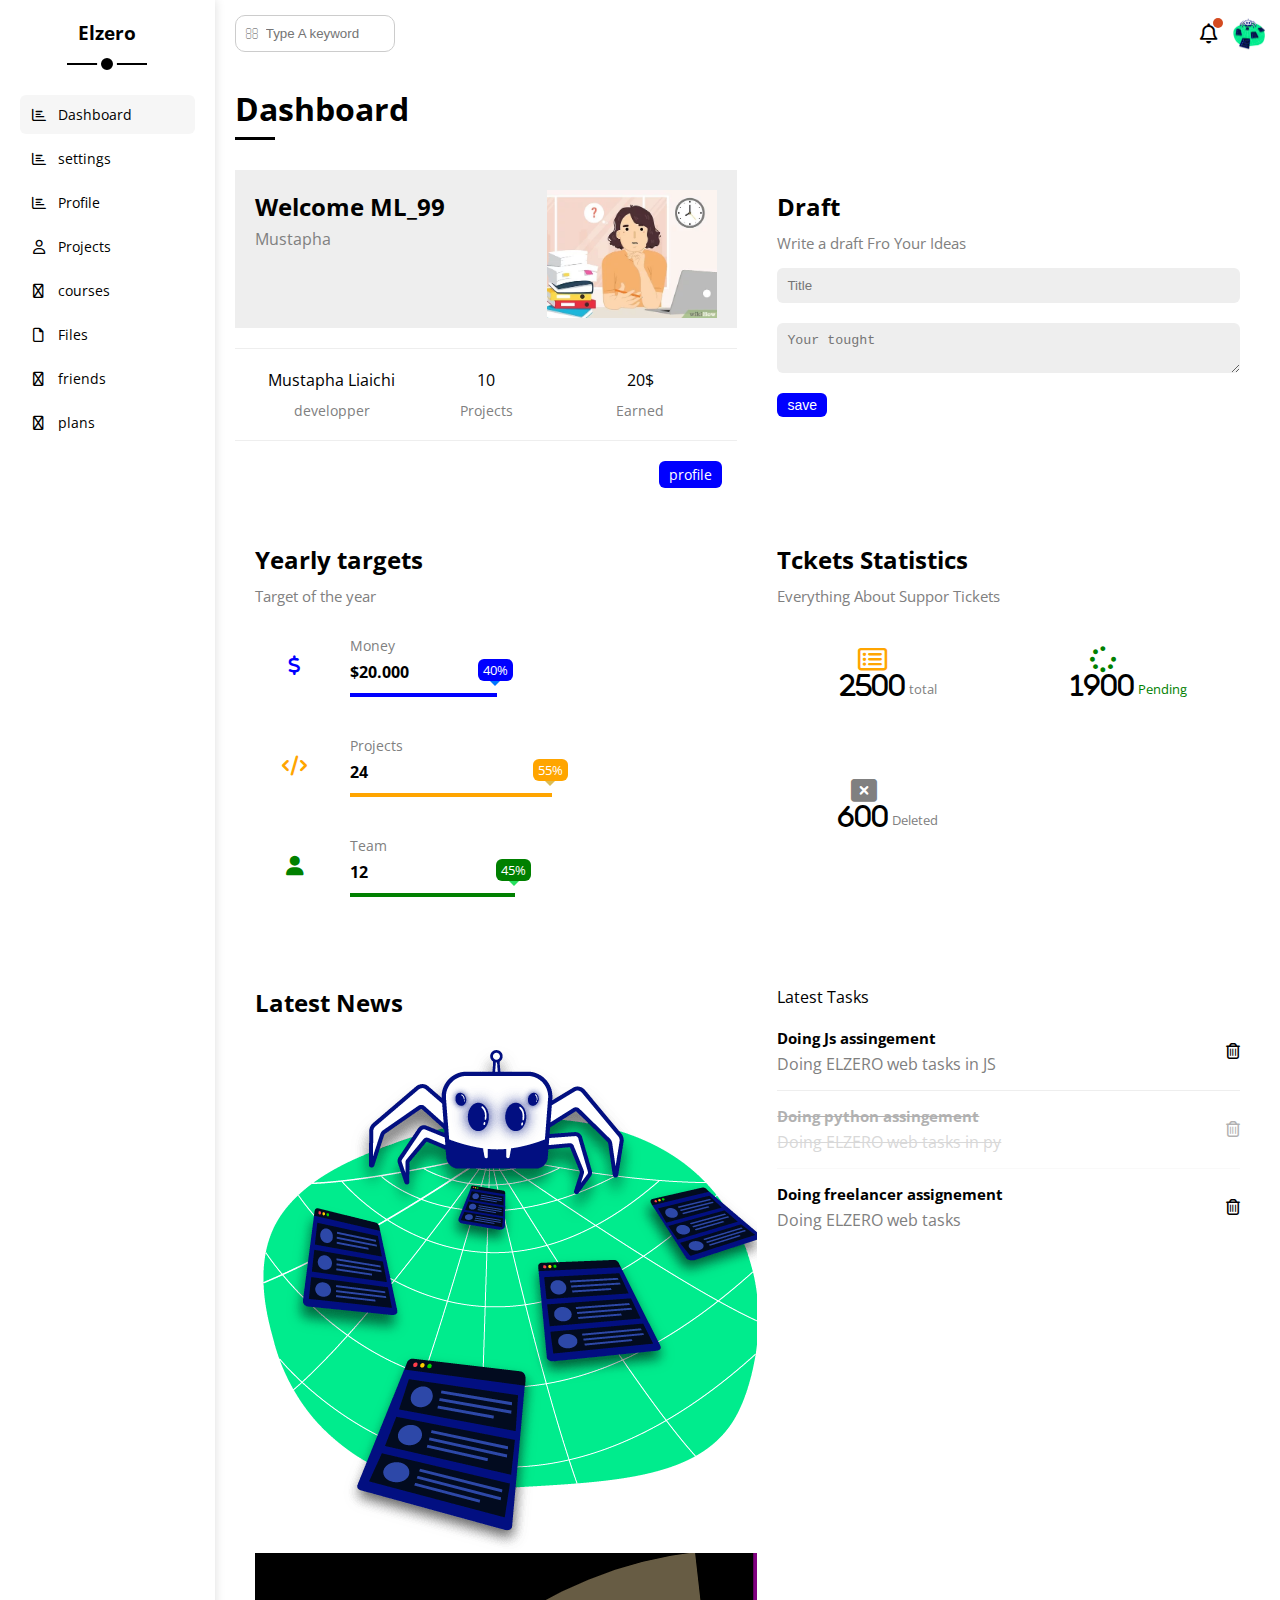
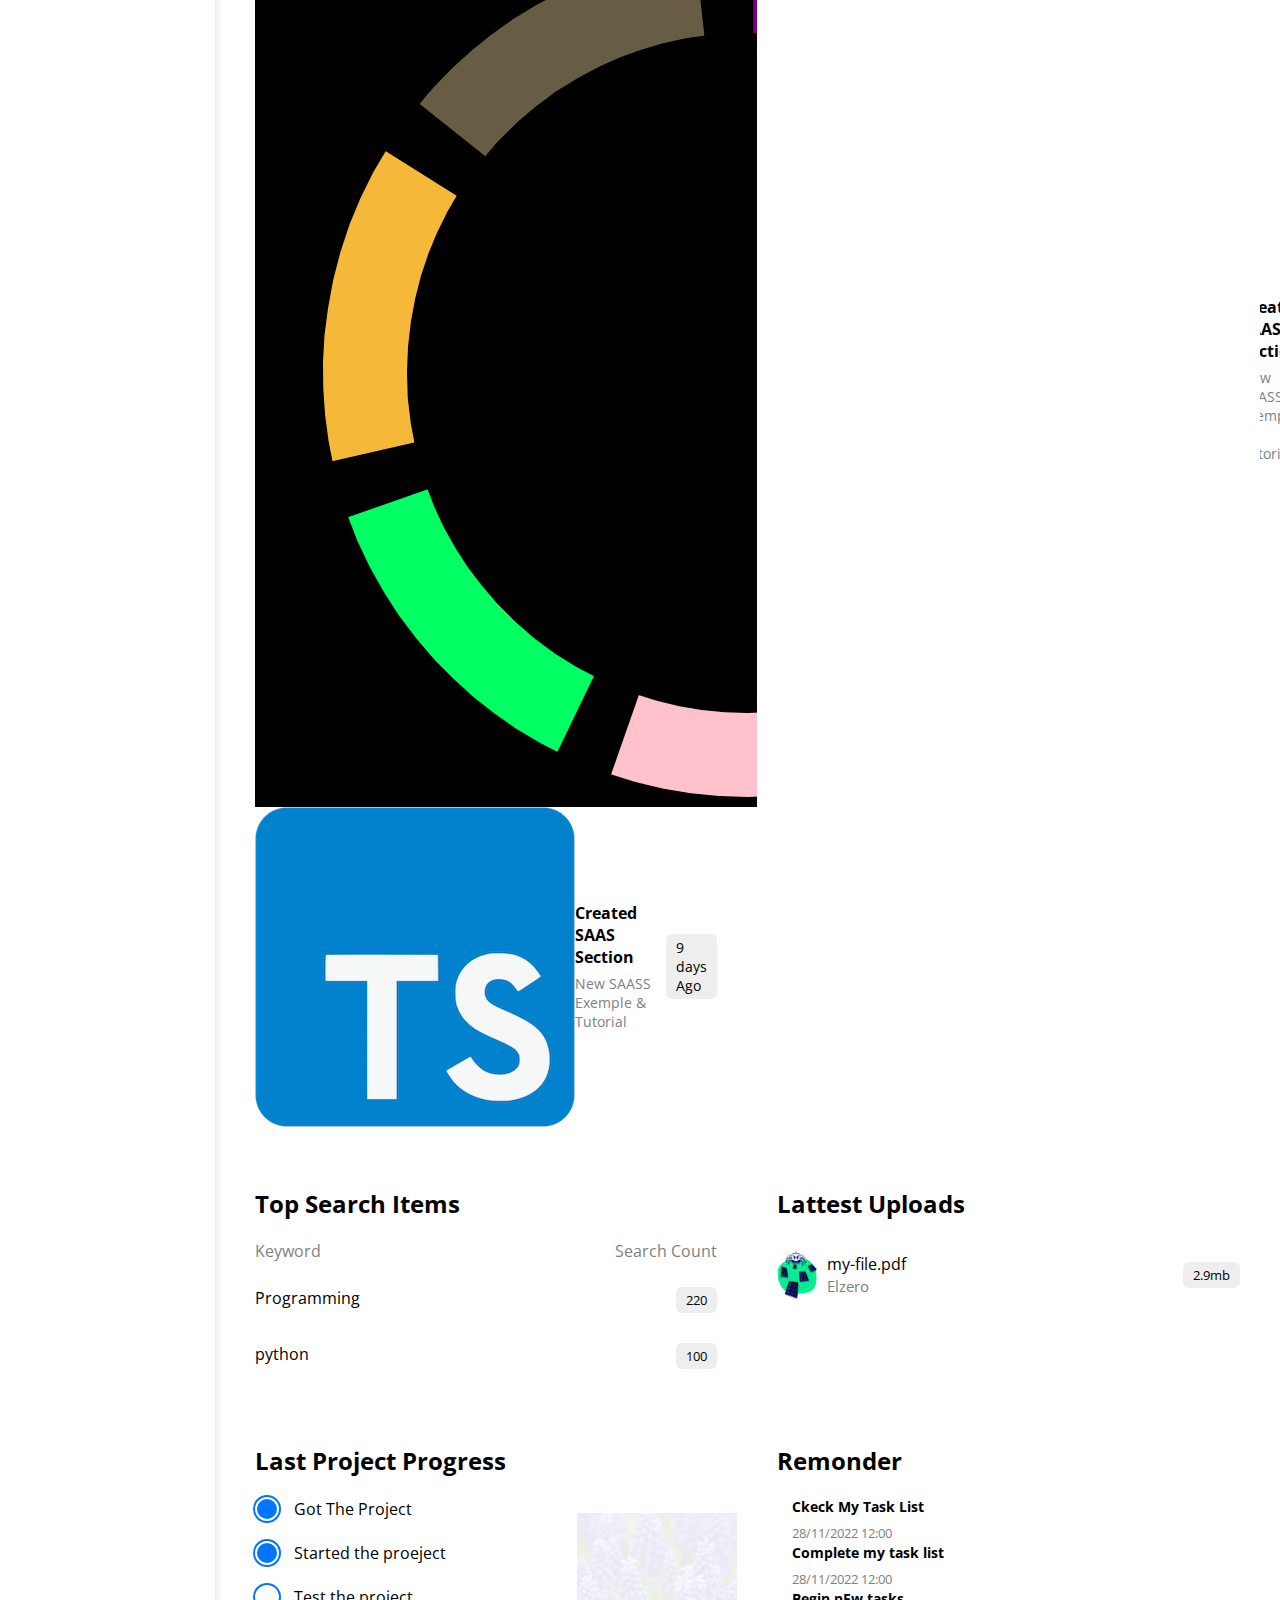
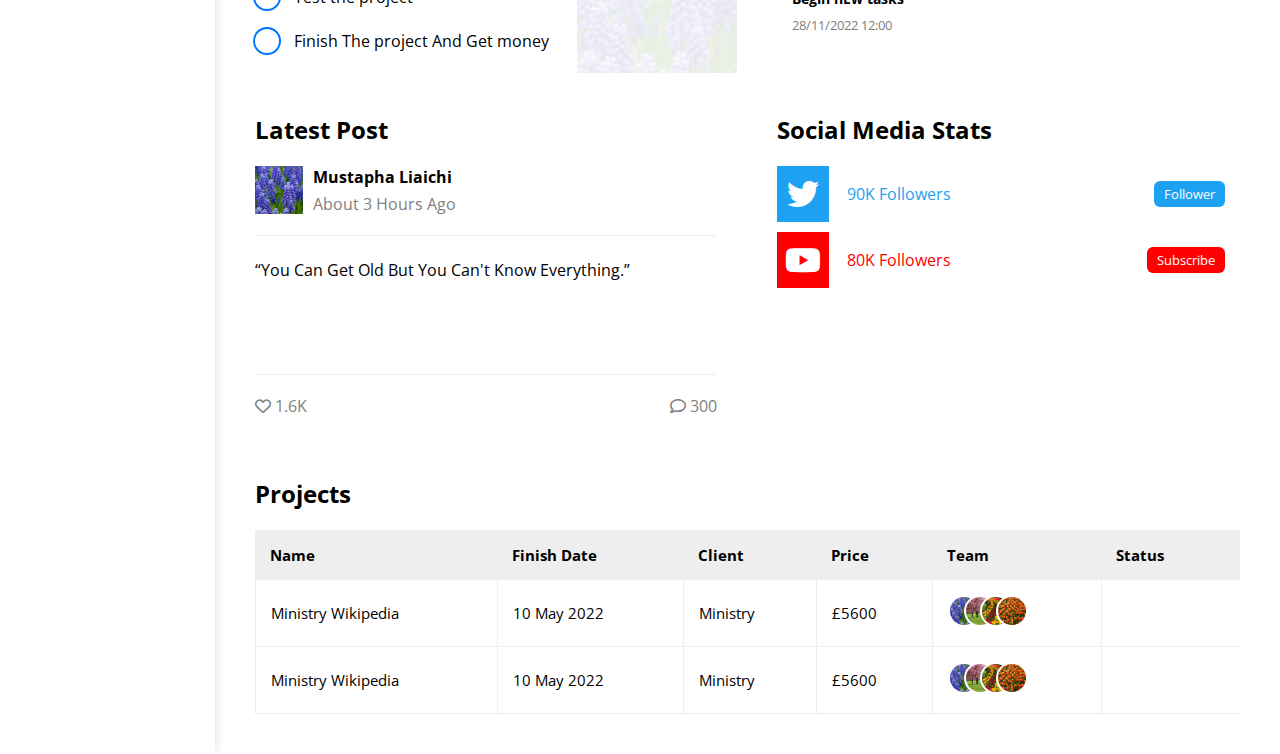
<file: index.html>
<!DOCTYPE html>
<html lang="en">
<head>
    <meta charset="UTF-8">
    <meta http-equiv="X-UA-Compatible" content="IE=edge">
    <meta name="viewport" content="width=device-width, initial-scale=1.0">
    <link rel="stylesheet" href="css/all.min.css">
    <link rel="stylesheet" href="css/framework.css">
    <link rel="stylesheet" href="css/master.css">
    <link rel="preconnect" href="https://fonts.googleapis.com">
    <link rel="preconnect" href="https://fonts.gstatic.com" crossorigin>
    <link href="https://fonts.googleapis.com/css2?family=Loved+by+the+King&family=Open+Sans:wght@700&display=swap" rel="stylesheet">
    <title>Dashboard</title>
</head>
<body>
    <div class="page d-flex">
        <div class="sidebar bg-white p-20 p-relative">
            <h3 class="p-relative txt-c mt-0">Elzero</h3>
            <ul >
                <li>
                    <a class="active d-flex align-center fs-14 c-black rad-6 p-10" href="index.html">
                        <i class="fa-regular fa-chart-bar fa-fw"></i>
                        <span>Dashboard</span>
                    </a>
                </li>
                <li>
                    <a class=" d-flex align-center fs-14 c-black rad-6 p-10" href="settings.html">
                        <i class="fa-regular fa-chart-bar fa-fw"></i>
                        <span>settings</span>
                    </a>
                </li>
                <li>
                    <a class=" d-flex align-center fs-14 c-black rad-6 p-10" href="settings.html">
                        <i class="fa-regular fa-chart-bar fa-fw"></i>
                        <span>Profile</span>
                    </a>
                </li>
                <li>
                    <a class=" d-flex align-center fs-14 c-black rad-6 p-10" href="projects.html">
                        <i class="fa-regular fa-user fa-fw"></i>
                        <span>Projects</span>
                    </a>
                </li>
                <li>
                    <a class=" d-flex align-center fs-14 c-black rad-6 p-10" href="projects.html">
                        <i class="fa-regular fa-foursquare fa-fw"></i>
                        <span>courses</span>
                    </a>
                </li>
                <li>
                    <a class=" d-flex align-center fs-14 c-black rad-6 p-10" href="projects.html">
                        <i class="fa-regular fa-file fa-fw"></i>
                        <span>Files</span>
                    </a>
                </li>
                <li>
                    <a class=" d-flex align-center fs-14 c-black rad-6 p-10" href="projects.html">
                        <i class="fa-regular fa-frog fa-fw"></i>
                        <span>friends</span>
                    </a>
                </li>
                <li>
                    <a class=" d-flex align-center fs-14 c-black rad-6 p-10" href="projects.html">
                        <i class="fa-regular fa-plane fa-fw"></i>
                        <span>plans</span>
                    </a>
                </li>
            </ul>
        </div>
        <div class="content w-full">
            <!-- Start head  -->
            <div class="head bg-white p-15 between-flex">
                <div class="search p-relative">
                    <input class="p-10" type="search" placeholder="Type A keyword">
                </div>
                <div class="icons d-flex align-center">
                    <span class="notification p-relative">
                        <i class="fa-regular fa-bell fa-lg"></i>
                    </span>
                    <img src="imgs/f_1.png" alt="">
                </div>
            </div>
            <!-- End head  -->
            <h1 class="p-relative">Dashboard</h1>
            <div class="wrapper d-grid gap-20">
                <!-- Start welcome widget  -->
                <div class="welcome bg-white rad-10 txt-c-mobile block-mobile">
                    <div class="intro p-20 d-flex space-between bg-eee">
                        <div>
                            <h2 class="m-0">Welcome ML_99</h2>
                            <p class="c-grey mt-5">Mustapha</p>
                        </div>
                        <img class="hide-mobile" src="imgs/w-s_1.jpg" alt="">
                    </div>
                    <div class="body txt-c d-flex p-20 mt-20 mb-20 block-mobile">
                        <div>Mustapha Liaichi<span class="d-block c-grey fs-14 mt-10">developper</span></div>
                        <div>10 <span class="d-block c-grey fs-14 mt-10">Projects</span></div>
                        <div>20$ <span class="d-block c-grey fs-14 mt-10">Earned</span></div>
                    </div>
                    <a href="profile.html" class="visit d-block fs-14  bg-blue c-white w-fit btn-shape">profile</a>
                </div>
                <!-- End Welcome Widget  -->
                <!-- Start Quick Dratf Widget  -->
                <div class="quick-draft p-20 bg-white rad-10">
                    <h2 class="mt-0 mb-10">Draft</h2>
                    <p class="mt-0 mb_20 c-grey fs-15">Write a draft Fro Your Ideas</p>
                    <form action="">
                        <input class="d-block mb-20 w-full p-10 b-none bg-eee rad-6 " type="text" placeholder="Title">
                        <textarea class="d-block mb-20 w-full p-10 b-none bg-eee rad-6" placeholder="Your tought"></textarea>
                        <input class="save d-block fs-14 bg-blue c-white b-none w-fit btn-shape" type="submit" value="save">
                    </form>
                </div>
                <!-- End  Quick Dratf Widget  -->
                <!-- Start Target  -->
                <div class="targets p-20 bg-white rad-10">
                    <h2 class="mt-0 mb-10">Yearly targets</h2>
                    <p class="mt-0 mb-20 c-grey fs-15">Target of the year</p>
                    <div class="target-row mb-20 blue center-flex blue">
                        <div class="icon center-flex">
                            <i class="fa-solid fa-dollar-sign fa-lg c-blue"></i>
                        </div>
                        <div class="details">
                            <span class="fs-14 c-grey">Money</span>
                            <span class="d-block mt-5 mb-10 fw-bold">$20.000</span>
                            <div class="progress p-relative">
                                <span class="bg-blue blue " style="width: 40%">
                                    <span class="bg-blue c-white">40%</span>
                                </span>
                            </div>
                        </div>
                    </div>
                    <div class="target-row mb-20  center-flex orange">
                        <div class="icon center-flex">
                            <i class="fa-solid fa-code fa-lg c-orange"></i>
                        </div>
                        <div class="details">
                            <span class="fs-14 c-grey">Projects</span>
                            <span class="d-block mt-5 mb-10 fw-bold">24</span>
                            <div class="progress p-relative">
                                <span class="bg-orange orange " style="width: 55%">
                                    <span class="bg-orange c-white">55%</span>
                                </span>
                            </div>
                        </div>
                    </div>
                    <div class="target-row mb-20  center-flex green">
                        <div class="icon center-flex">
                            <i class="fa-solid fa-user fa-lg c-green"></i>
                        </div>
                        <div class="details">
                            <span class="fs-14 c-grey">Team</span>
                            <span class="d-block mt-5 mb-10 fw-bold">12</span>
                            <div class="progress p-relative">
                                <span class="bg-green green " style="width: 45%">
                                    <span class="bg-green c-white">45%</span>
                                </span>
                            </div>
                        </div>
                    </div>
                </div>
                <!-- End target  -->
                <!-- Start Tickets  -->
                <div class="tickets p-20 bg-white rad-10">
                    <h2 class="mt-0 mb-10">Tckets Statistics</h2>
                    <p class="mt-0 mb-20 c-grey fs-15">Everything About Suppor Tickets</p>
                    <div class="d-flex txt-c gap-20 f-wrap">
                        <div class="box p-20 fs-13 c-grey">
                            <i class="fa-regular fa-rectangle-list fa-2x mb-10 c-orange">
                                <span class="d-block c-black fw-bold fs-25 mb-5">2500</span>
                            </i>
                            total
                        </div>
                        <div class="box p-20 fs-13 c-green">
                            <i class="fa-solid fa-spinner fa-2x mb-10 c-green">
                                <span class="d-block c-black fw-bold fs-25 mb-10">1900</span>
                            </i>
                            Pending
                        </div>
                        <div class="box p-20 fs-13 c-grey">
                            <i class="fa-solid fa-rectangle-xmark fa-2x mb-10 c-grey">
                                <span class="d-block c-black fw-bold fs-25 mb-10">600</span>
                            </i>
                            Deleted
                        </div>
                    </div>
                </div>
                <!-- End tickets  -->
                <!-- Strat latest news  -->
                <div class="latest-news p-20 bg-white rad-10 txt-c-mobile">
                    <h2 class="mt-0 mb-20">Latest News</h2>
                    <div class="news-row d-flex align-center">
                        <img src="imgs/f_1.png" alt="">
                        <div class="info">
                            <h3>Created SAAS Section</h3>
                            <p class="m-0 fs-14 c-grey">New SAASS Exemple & Tutorial</p>
                        </div>
                        <div class="btn-shape bg-eee fs-14 label">3 days Ago</div>
                    </div>
                    <div class="news-row d-flex align-center">
                        <img src="imgs/f_2.png" alt="">
                        <div class="info">
                            <h3>Created SAAS Section</h3>
                            <p class="m-0 fs-14 c-grey">New SAASS Exemple & Tutorial</p>
                        </div>
                        <div class="btn-shape bg-eee fs-14 label">6 days Ago</div>
                    </div>
                    <div class="news-row d-flex align-center">
                        <img src="imgs/f_3.png" alt="">
                        <div class="info">
                            <h3>Created SAAS Section</h3>
                            <p class="m-0 fs-14 c-grey">New SAASS Exemple & Tutorial</p>
                        </div>
                        <div class="btn-shape bg-eee fs-14 label">9 days Ago</div>
                    </div>
                </div>
                <!-- End latest News  -->
                <!-- Start Tasks  -->
                <div class="tasks p-20 bg-white rad-10">
                    <p class="mt-0 mb-20">Latest Tasks</p>
                    <div class="task-row between-flex">
                        <div class="info">
                            <h3 class="mt-0 mb-5 fs-15">Doing Js assingement</h3>
                            <p class="m-0 c-grey">Doing ELZERO web tasks in  JS </p>
                        </div>
                        <i class="fa-regular fa-trash-can delete"></i>
                    </div>
                    <div class="task-row between-flex done">
                        <div class="info">
                            <h3 class="mt-0 mb-5 fs-15">Doing python assingement</h3>
                            <p class="m-0 c-grey">Doing ELZERO web tasks in  py </p>
                        </div>
                        <i class="fa-regular fa-trash-can delete"></i>
                    </div>
                    <div class="task-row between-flex">
                        <div class="info">
                            <h3 class="mt-0 mb-5 fs-15">Doing freelancer assignement</h3>
                            <p class="m-0 c-grey">Doing ELZERO web tasks </p>
                        </div>
                        <i class="fa-regular fa-trash-can delete"></i>
                    </div>
                </div>
                <!-- End Tasks  -->
                <!-- Start top search word widget  -->
                <div class="search-ites p-20 bg-white rad-10">
                    <h2 class="mt-0 mb-20">Top Search Items</h2>
                    <div class="items-head d-flex space-between c-grey mb-10">
                        <div>Keyword</div>
                        <div>Search Count</div>
                    </div>
                    <div class="items d-flex space-between pt-15 pb-15">
                        <span>Programming</span>
                        <span class="bg-eee fs-13 btn-shape">220</span>
                    </div>
                    <div class="items d-flex space-between pt-15 pb-15">
                        <span>python</span>
                        <span class="bg-eee fs-13 btn-shape">100</span>
                    </div>
                </div>
                <!-- End top word widget  -->
                <!-- Start Latest Upload  -->
                <div class="latest-upload p-20 bg-white rad-10">
                    <h2 class="mt-0 mb-20"> Lattest Uploads</h2>
                    <ul class="m-0">
                        <li class="between-flex pt-10 ">
                            <div class="d-flex align-center">
                                <img class="mr-10" src="imgs/f_1.png" alt="">
                                <div>
                                    <span class="d-block">my-file.pdf</span>
                                    <span class="fs-15 c-grey">Elzero</span>
                                </div>
                            </div>
                            <div class="bg-eee btn-shape fs-13">2.9mb</div>
                        </li>
                    </ul>
                </div>
                <!-- End Latest Upload  -->
                <!-- Start Last Project Progress Wiget  -->
                <div class="last-project p-20 bg-white rad-10 p-relative">
                    <h2 class="mt-0 mb-20"> Last Project Progress</h2>
                    <ul class="m-0 p-relative">
                        <li class="mt-20 d-flex align-center done">Got The Project</li>
                        <li class="mt-20 d-flex align-center done">Started the proeject</li>
                        <li class="mt-20 d-flex align-center current">Test the project</li>
                        <li class="mt-20 d-flex align-center ">Finish The project And Get money</li>
                    </ul>
                    <img class="launch-icon  hide-mobile " src="imgs/gal_1.jpg" alt="">
                </div>
                <!-- End Latest project Progress Widget  -->
                <!-- Dtart reminder  -->
                <div class="reminders p-20 bg-white rad-10 p-relative">
                    <h2 class="mt-0 mb-20">Remonder</h2>
                    <ul class="m-0">
                        <li>
                            <span class="Key bg-blue mr-10 d-block rad-half"></span>
                            <div class="pl-15 blue">
                                <p class="fs-14 fw-bold mt-0 mb-5">Ckeck My Task List</p>
                                <span class="fs-13 c-grey">28/11/2022 12:00</span>
                            </div>
                        </li>
                        <li>
                            <span class="Key bg-green mr-10 d-block rad-half"></span>
                            <div class="pl-15 green">
                                <p class="fs-14 fw-bold mt-0 mb-5">Complete my task list</p>
                                <span class="fs-13 c-grey">28/11/2022 12:00</span>
                            </div>
                        </li>
                        <li>
                            <span class="Key bg-orange mr-10 d-block rad-half"></span>
                            <div class="pl-15 orange">
                                <p class="fs-14 fw-bold mt-0 mb-5">Begin nEw tasks</p>
                                <span class="fs-13 c-grey">28/11/2022 12:00</span>
                            </div>
                        </li>
                    </ul>
                </div>
                <!-- End Reminder  -->
                <!-- Start Latest Post Widget  -->
                <div class="latest-post p-20 bg-white rad-10 p-relative">
                    <h2 class="mt-0 mb-20">Latest Post</h2>
                    <div class="top d-flex align-center">
                        <img class="avatar mr-10" src="imgs/gal_1.jpg" alt="">
                        <div class="info">
                            <span class="d-block mb-5 fw-bold">Mustapha Liaichi</span>
                            <span class="c-grey">About 3 Hours Ago</span>
                        </div>
                    </div>
                    <div class="post-content txt-c-mobile pt-20 pb-20 mt-20 mb-20">
                        <q>You can get old but you can't know Everything.</q>
                    </div>
                    <div class="post-stats between-flex c-grey">
                        <div>
                            <i class="fa-regular fa-heart"></i>
                            <span>1.6K</span>
                        </div>
                        <div>
                            <i class="fa-regular fa-comment"></i>
                            <span>300</span>
                        </div>
                    </div>
                </div>
                <!-- End Latest Post widget  -->
                <!-- Start Social Media Stats  -->
                <div class="social-media p-20 bg-white rad-10 p-relative">
                    <h2 class="mt-0 mb-20">Social Media Stats</h2>
                    <div class="box twitter p-15 p-relative mb-10 between-flex">
                        <i class="fa-brands fa-twitter fa-2x c-white h-full center-flex"></i>
                        <span>90K Followers</span>
                        <a class="fs-13 c-white btn-shape" href="#">Follower</a>
                    </div>
                    <div class="box youtube p-15 p-relative mb-10 between-flex">
                        <i class="fa-brands fa-youtube fa-2x c-white h-full center-flex"></i>
                        <span>80K Followers</span>
                        <a class="fs-13 c-white btn-shape" href="#">Subscribe</a>
                    </div>
                </div>
                <!-- End Social Media Stats  -->
            </div>
            <!-- Start Projects Table  -->
            <div class="projects p-20 bg-white rad-10 m-20">
                <h2 class="mt-0 mb-20">Projects</h2>
                <div class="responsive-table">
                    <table class="fs-15 w-full">
                        <thead>
                            <tr>
                                <td>Name</td>
                                <td>Finish Date </td>
                                <td>Client</td>
                                <td>Price</td>
                                <td>Team</td>
                                <td>Status</td>
                            </tr>
                        </thead>
                        <tbody>
                            <tr>
                                <td>Ministry Wikipedia</td>
                                <td>10 May 2022</td>
                                <td>Ministry</td>
                                <td>£5600</td>
                                <td>
                                    <img src="imgs/gal_1.jpg" alt="">
                                    <img src="imgs/gal_2.jpg" alt="">
                                    <img src="imgs/gal_3.jpg" alt="">
                                    <img src="imgs/gal_4.jpg" alt="">
                                </td>
                                <td>
                                    <span class="label btn-shape bg-white c-white">Pending</span>
                                </td>
                            </tr>
                            <tr>
                                <td>Ministry Wikipedia</td>
                                <td>10 May 2022</td>
                                <td>Ministry</td>
                                <td>£5600</td>
                                <td>
                                    <img src="imgs/gal_1.jpg" alt="">
                                    <img src="imgs/gal_2.jpg" alt="">
                                    <img src="imgs/gal_3.jpg" alt="">
                                    <img src="imgs/gal_4.jpg" alt="">
                                </td>
                                <td>
                                    <span class="label btn-shape bg-white c-white">Pending</span>
                                </td>
                            </tr>
                        </tbody>
                    </table>
                </div>
            </div>
            <!-- End Project Table  -->
        </div>
    </div>
</body>
</html>
</file>
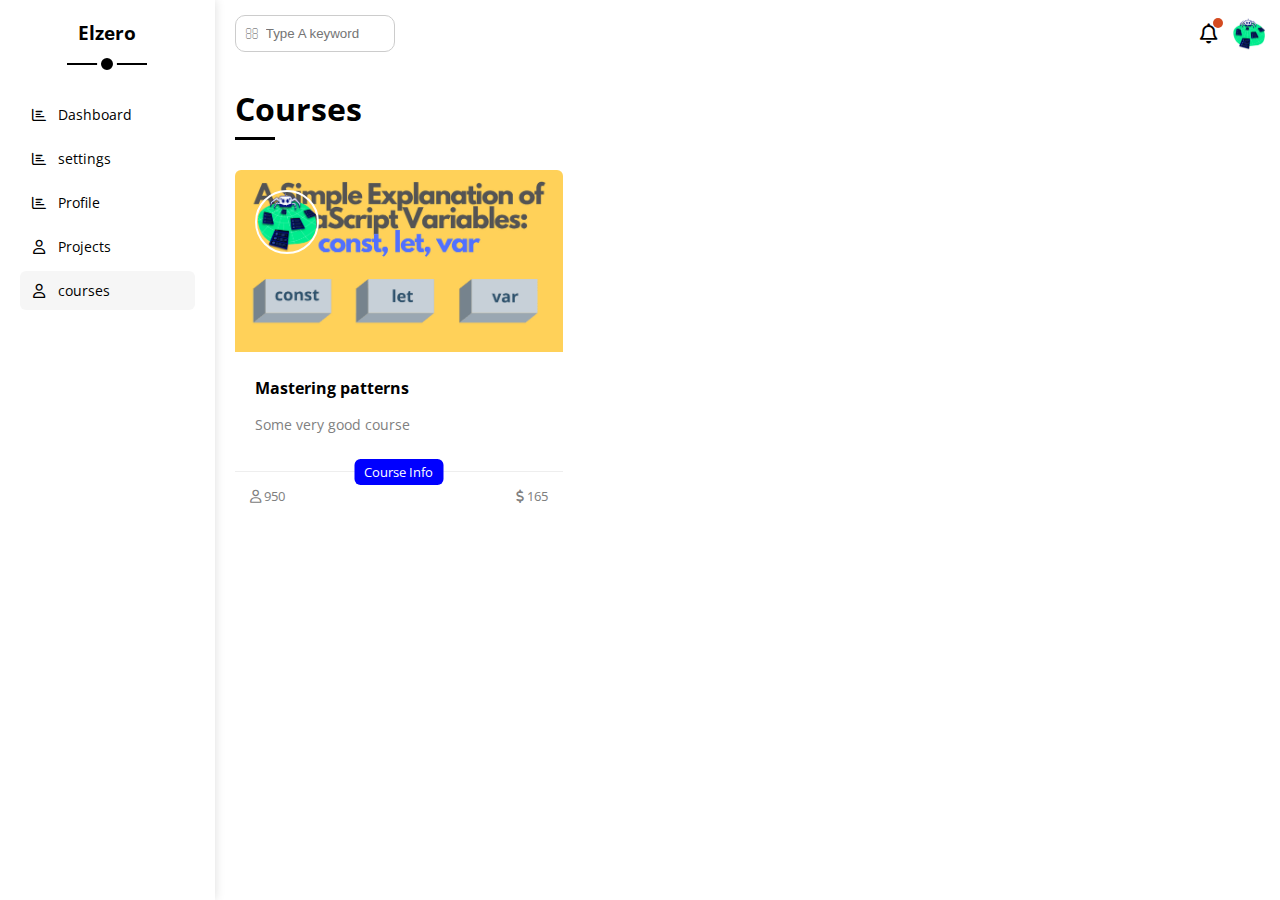
<file: courses.html>
<!DOCTYPE html>
<html lang="en">

<head>
    <meta charset="UTF-8">
    <meta http-equiv="X-UA-Compatible" content="IE=edge">
    <meta name="viewport" content="width=device-width, initial-scale=1.0">
    <link rel="stylesheet" href="css/all.min.css">
    <link rel="stylesheet" href="css/framework.css">
    <link rel="stylesheet" href="css/master.css">
    <link rel="preconnect" href="https://fonts.googleapis.com">
    <link rel="preconnect" href="https://fonts.gstatic.com" crossorigin>
    <link href="https://fonts.googleapis.com/css2?family=Loved+by+the+King&family=Open+Sans:wght@700&display=swap"
        rel="stylesheet">
    <title>Courses</title>
</head>

<body>
    <div class="page d-flex">
        <div class="sidebar bg-white p-20 p-relative">
            <h3 class="p-relative txt-c mt-0">Elzero</h3>
            <ul>
                <li>
                    <a class=" d-flex align-center fs-14 c-black rad-6 p-10" href="index.html">
                        <i class="fa-regular fa-chart-bar fa-fw"></i>
                        <span>Dashboard</span>
                    </a>
                </li>
                <li>
                    <a class=" d-flex align-center fs-14 c-black rad-6 p-10" href="settings.html">
                        <i class="fa-regular fa-chart-bar fa-fw"></i>
                        <span>settings</span>
                    </a>
                </li>
                <li>
                    <a class=" d-flex align-center fs-14 c-black rad-6 p-10" href="settings.html">
                        <i class="fa-regular fa-chart-bar fa-fw"></i>
                        <span>Profile</span>
                    </a>
                </li>
                <li>
                    <a class=" d-flex align-center fs-14 c-black rad-6 p-10" href="projects.html">
                        <i class="fa-regular fa-user fa-fw"></i>
                        <span>Projects</span>
                    </a>
                </li>
                <li>
                    <a class="active d-flex align-center fs-14 c-black rad-6 p-10" href="projects.html">
                        <i class="fa-regular fa-user fa-fw"></i>
                        <span>courses</span>
                    </a>
                </li>
            </ul>
        </div>
        <div class="content w-full">
            <!-- Start head  -->
            <div class="head bg-white p-15 between-flex">
                <div class="search p-relative">
                    <input class="p-10" type="search" placeholder="Type A keyword">
                </div>
                <div class="icons d-flex align-center">
                    <span class="notification p-relative">
                        <i class="fa-regular fa-bell fa-lg"></i>
                    </span>
                    <img src="imgs/f_1.png" alt="">
                </div>
            </div>
            <!-- End head  -->
            <h1 class="p-relative">Courses</h1>
            <div class="courses-page d-grid m-20 gap-20">
                <div class="course bg-white rad-6 p-relative">
                    <img class="cover" src="imgs/cover-3.png" alt="">
                    <img class="instructor" src="imgs/f_1.png" alt="">
                    <div class="p-20">
                        <h4 class="m-0">Mastering patterns</h4>
                        <p class="description c-grey mt-15 fs-14">
                            Some very good course 
                        </p>
                    </div>
                    <div class="info p-15 p-relative between-flex">
                        <span class="title bg-blue c-white btn-shape">Course Info</span>
                        <span class="c-grey">
                            <i class="fa-regular fa-user"></i>
                            950
                        </span>
                        <span class="c-grey">
                            <i class="fa-solid fa-dollar-sign"></i>
                            165
                        </span>
                    </div>
                </div>
            </div>
        </div>
</body>

</html>
</file>
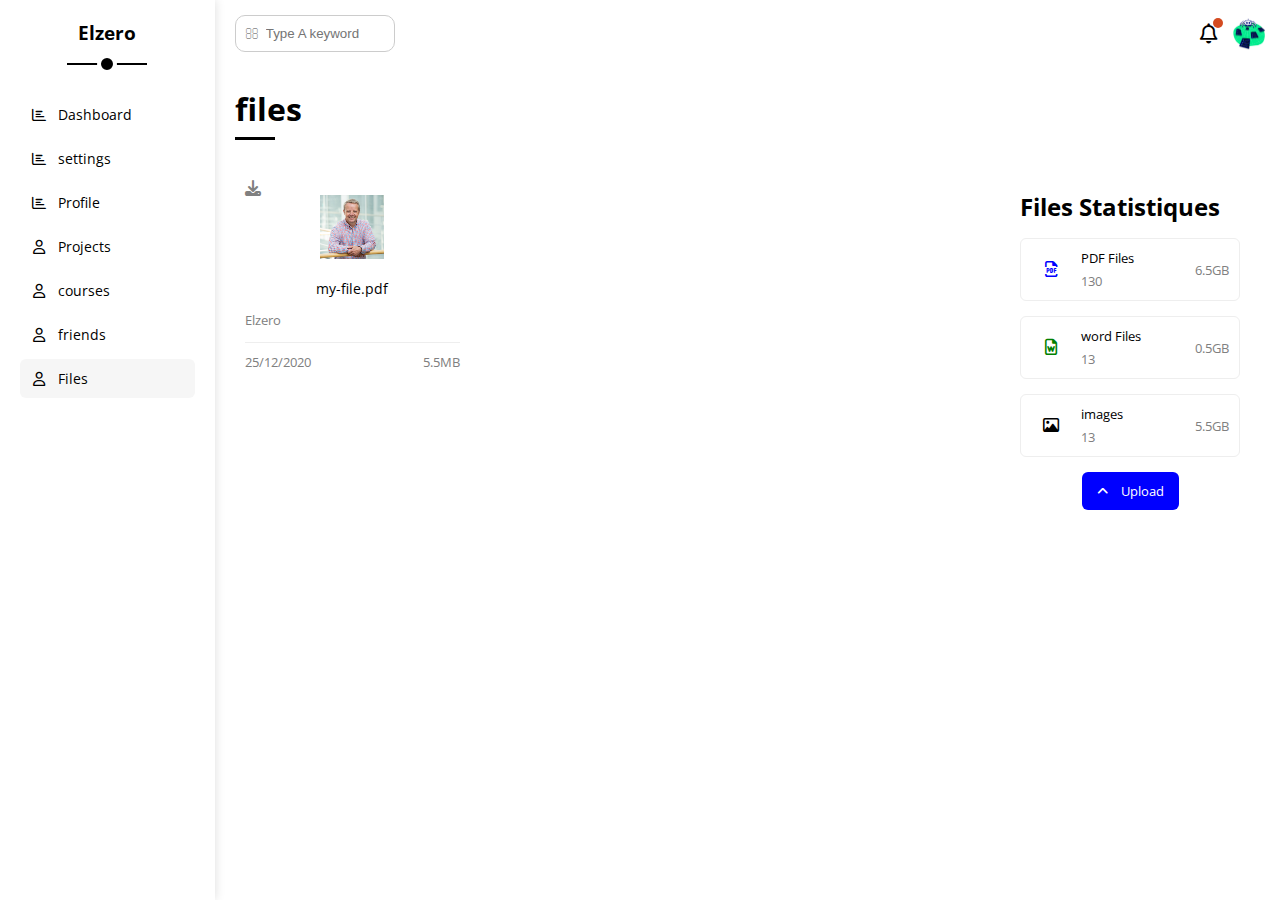
<file: files.html>
<!DOCTYPE html>
<html lang="en">

<head>
    <meta charset="UTF-8">
    <meta http-equiv="X-UA-Compatible" content="IE=edge">
    <meta name="viewport" content="width=device-width, initial-scale=1.0">
    <link rel="stylesheet" href="css/all.min.css">
    <link rel="stylesheet" href="css/framework.css">
    <link rel="stylesheet" href="css/master.css">
    <link rel="preconnect" href="https://fonts.googleapis.com">
    <link rel="preconnect" href="https://fonts.gstatic.com" crossorigin>
    <link href="https://fonts.googleapis.com/css2?family=Loved+by+the+King&family=Open+Sans:wght@700&display=swap"
        rel="stylesheet">
    <title>Files</title>
</head>

<body>
    <div class="page d-flex">
        <div class="sidebar bg-white p-20 p-relative">
            <h3 class="p-relative txt-c mt-0">Elzero</h3>
            <ul>
                <li>
                    <a class=" d-flex align-center fs-14 c-black rad-6 p-10" href="index.html">
                        <i class="fa-regular fa-chart-bar fa-fw"></i>
                        <span>Dashboard</span>
                    </a>
                </li>
                <li>
                    <a class=" d-flex align-center fs-14 c-black rad-6 p-10" href="settings.html">
                        <i class="fa-regular fa-chart-bar fa-fw"></i>
                        <span>settings</span>
                    </a>
                </li>
                <li>
                    <a class=" d-flex align-center fs-14 c-black rad-6 p-10" href="settings.html">
                        <i class="fa-regular fa-chart-bar fa-fw"></i>
                        <span>Profile</span>
                    </a>
                </li>
                <li>
                    <a class=" d-flex align-center fs-14 c-black rad-6 p-10" href="projects.html">
                        <i class="fa-regular fa-user fa-fw"></i>
                        <span>Projects</span>
                    </a>
                </li>
                <li>
                    <a class=" d-flex align-center fs-14 c-black rad-6 p-10" href="projects.html">
                        <i class="fa-regular fa-user fa-fw"></i>
                        <span>courses</span>
                    </a>
                </li>
                <li>
                    <a class=" d-flex align-center fs-14 c-black rad-6 p-10" href="projects.html">
                        <i class="fa-regular fa-user fa-fw"></i>
                        <span>friends</span>
                    </a>
                </li>
                <li>
                    <a class="active d-flex align-center fs-14 c-black rad-6 p-10" href="projects.html">
                        <i class="fa-regular fa-user fa-fw"></i>
                        <span>Files</span>
                    </a>
                </li>
            </ul>
        </div>
        <div class="content w-full">
            <!-- Start head  -->
            <div class="head bg-white p-15 between-flex">
                <div class="search p-relative">
                    <input class="p-10" type="search" placeholder="Type A keyword">
                </div>
                <div class="icons d-flex align-center">
                    <span class="notification p-relative">
                        <i class="fa-regular fa-bell fa-lg"></i>
                    </span>
                    <img src="imgs/f_1.png" alt="">
                </div>
            </div>
            <!-- End head  -->
            <h1 class="p-relative">files</h1>
            <div class="files-page d-flex m-20 gap-20">
                <div class="files-stats p-20 bg-white rad-10">
                    <h2 class="mt-0 mb-15 txt-c-mobile">Files Statistiques</h2>
                    <div class="d-flex align-center border-eee p-10 rad-6 mb-15 fs-13">
                        <i class="fa-regular fa-file-pdf fa-lg blue center-flex c-blue icon"></i>
                        <div class="info">
                            <span>PDF Files</span>
                            <span class="c-grey d-block mt-5">130</span>
                        </div>
                        <div class="size c-grey"> 6.5GB</div>
                    </div>
                    <div class="d-flex align-center border-eee p-10 rad-6 mb-15 fs-13">
                        <i class="fa-regular fa-file-word fa-lg blue center-flex c-green icon"></i>
                        <div class="info">
                            <span>word Files</span>
                            <span class="c-grey d-block mt-5">13</span>
                        </div>
                        <div class="size c-grey"> 0.5GB</div>
                    </div>
                    <div class="d-flex align-center border-eee p-10 rad-6 mb-15 fs-13">
                        <i class="fa-regular fa-image fa-lg blue center-flex c-red icon"></i>
                        <div class="info">
                            <span>images</span>
                            <span class="c-grey d-block mt-5">13</span>
                        </div>
                        <div class="size c-grey"> 5.5GB</div>
                    </div>
                    <a class="upload bg-blue c-white fs-13 rad-6 d-block w-fit" href="#">
                        <i class="fa-solid fa-angle-up mr-10"></i>
                        Upload
                    </a>
                </div>
                <div class="files-content d-grid gap-20">
                    <div class="file bg-white p-10 rad-10">
                        <i class="fa-solid fa-download c-grey p-absolute"></i>
                        <div class="icon txt-c">
                            <img class="mt-15 mb-15" src="imgs/test_1.png" alt="">
                        </div>
                        <div class="txt-c mb-10 fs-14">my-file.pdf</div>
                        <p class="c-grey fs-13">Elzero</p>
                        <div class="info between-flex mt-10 pt-10 fs-13 c-grey">
                            <span>25/12/2020</span>
                            <span>5.5MB</span>
                        </div>
                    </div>
                </div>
            </div>
        </div>
</body>

</html>
</file>
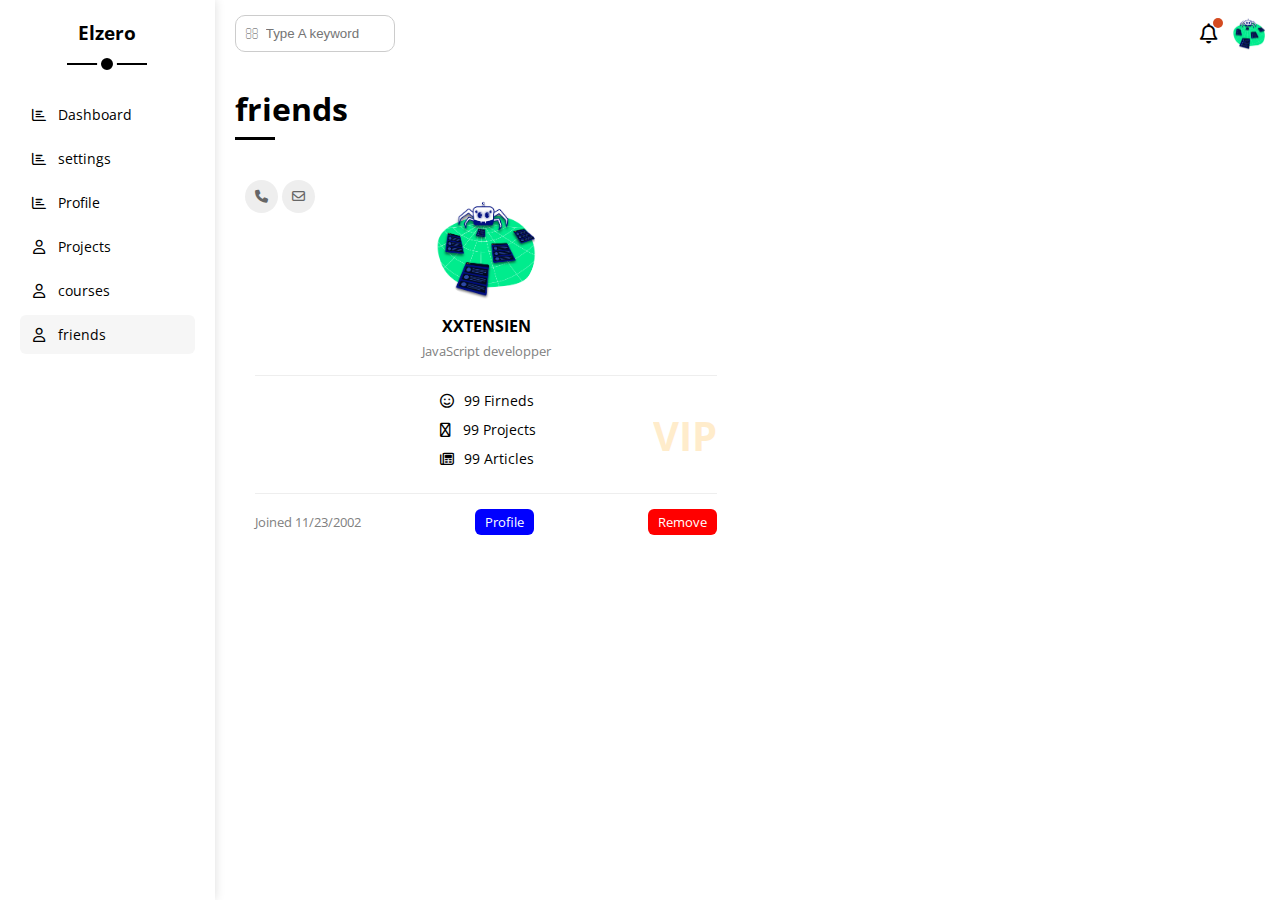
<file: friends.html>
<!DOCTYPE html>
<html lang="en">

<head>
    <meta charset="UTF-8">
    <meta http-equiv="X-UA-Compatible" content="IE=edge">
    <meta name="viewport" content="width=device-width, initial-scale=1.0">
    <link rel="stylesheet" href="css/all.min.css">
    <link rel="stylesheet" href="css/framework.css">
    <link rel="stylesheet" href="css/master.css">
    <link rel="preconnect" href="https://fonts.googleapis.com">
    <link rel="preconnect" href="https://fonts.gstatic.com" crossorigin>
    <link href="https://fonts.googleapis.com/css2?family=Loved+by+the+King&family=Open+Sans:wght@700&display=swap"
        rel="stylesheet">
    <title>friends</title>
</head>

<body>
    <div class="page d-flex">
        <div class="sidebar bg-white p-20 p-relative">
            <h3 class="p-relative txt-c mt-0">Elzero</h3>
            <ul>
                <li>
                    <a class=" d-flex align-center fs-14 c-black rad-6 p-10" href="index.html">
                        <i class="fa-regular fa-chart-bar fa-fw"></i>
                        <span>Dashboard</span>
                    </a>
                </li>
                <li>
                    <a class=" d-flex align-center fs-14 c-black rad-6 p-10" href="settings.html">
                        <i class="fa-regular fa-chart-bar fa-fw"></i>
                        <span>settings</span>
                    </a>
                </li>
                <li>
                    <a class=" d-flex align-center fs-14 c-black rad-6 p-10" href="settings.html">
                        <i class="fa-regular fa-chart-bar fa-fw"></i>
                        <span>Profile</span>
                    </a>
                </li>
                <li>
                    <a class=" d-flex align-center fs-14 c-black rad-6 p-10" href="projects.html">
                        <i class="fa-regular fa-user fa-fw"></i>
                        <span>Projects</span>
                    </a>
                </li>
                <li>
                    <a class=" d-flex align-center fs-14 c-black rad-6 p-10" href="projects.html">
                        <i class="fa-regular fa-user fa-fw"></i>
                        <span>courses</span>
                    </a>
                </li>
                <li>
                    <a class="active d-flex align-center fs-14 c-black rad-6 p-10" href="projects.html">
                        <i class="fa-regular fa-user fa-fw"></i>
                        <span>friends</span>
                    </a>
                </li>
            </ul>
        </div>
        <div class="content w-full">
            <!-- Start head  -->
            <div class="head bg-white p-15 between-flex">
                <div class="search p-relative">
                    <input class="p-10" type="search" placeholder="Type A keyword">
                </div>
                <div class="icons d-flex align-center">
                    <span class="notification p-relative">
                        <i class="fa-regular fa-bell fa-lg"></i>
                    </span>
                    <img src="imgs/f_1.png" alt="">
                </div>
            </div>
            <!-- End head  -->
            <h1 class="p-relative">friends</h1>
            <div class="friends-page d-grid m-20 gap-20">
                <div class="friend bg-white rad-6 p-20 p-relative">
                    <div class="contact">
                        <i class="fa-solid fa-phone"></i>
                        <i class="fa-regular fa-envelope"></i>
                    </div>
                    <div class="txt-c">
                        <img class="rad-half mt-10 mb-10 w-100 h-100" src="imgs/f_1.png" alt="">
                        <h4 class="m-0">XXTENSIEN</h4>
                        <p class="c-grey fs-13 mt-5 mb-0">JavaScript developper</p>
                        <div class="icons fs-14 p-relative">
                            <div class="mb-10">
                                <i class="fa-regular fa-face-smile fa-fw"></i>
                                <span>99 Firneds</span>
                            </div>
                            <div class="mb-10">
                                <i class="fa-regular fa-code-commit fa-fw"></i>
                                <span>99 Projects</span>
                            </div>
                            <div class="mb-10">
                                <i class="fa-regular fa-newspaper fa-fw"></i>
                                <span>99 Articles</span>
                            </div>
                            <span class="vip fw-bold c-orange">VIP</span>
                        </div>
                        <div class="info between-flex fs-13">
                            <span class="c-grey">Joined 11/23/2002</span>
                            <a href="profile.html" class="bg-blue c-white btn-shape">Profile</a>
                            <a href="#" class="bg-red c-white btn-shape">Remove</a>
                        </div>
                    </div>
                </div>
            </div>
        </div>
</body>

</html>
</file>
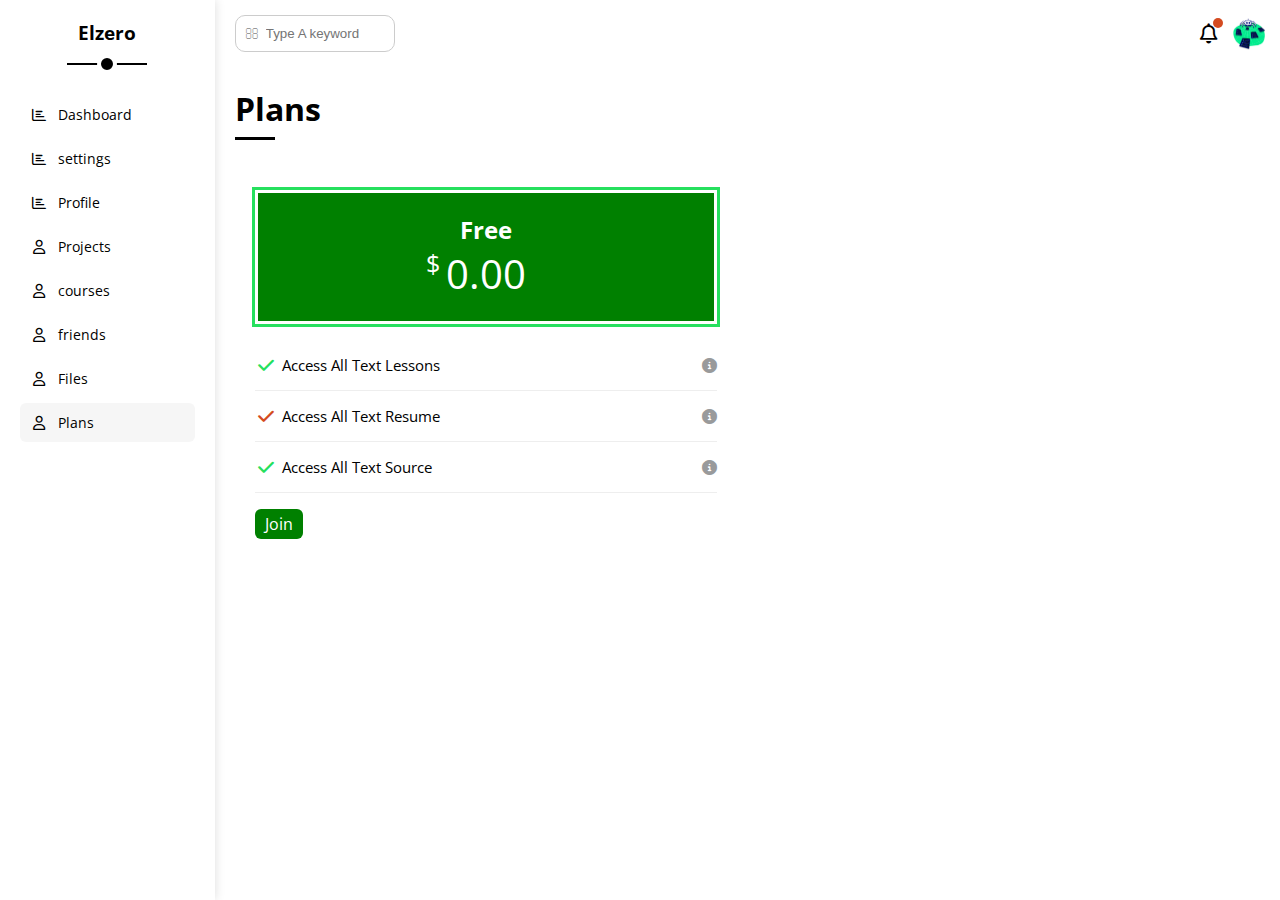
<file: plans.html>
<!DOCTYPE html>
<html lang="en">

<head>
    <meta charset="UTF-8">
    <meta http-equiv="X-UA-Compatible" content="IE=edge">
    <meta name="viewport" content="width=device-width, initial-scale=1.0">
    <link rel="stylesheet" href="css/all.min.css">
    <link rel="stylesheet" href="css/framework.css">
    <link rel="stylesheet" href="css/master.css">
    <link rel="preconnect" href="https://fonts.googleapis.com">
    <link rel="preconnect" href="https://fonts.gstatic.com" crossorigin>
    <link href="https://fonts.googleapis.com/css2?family=Loved+by+the+King&family=Open+Sans:wght@700&display=swap"
        rel="stylesheet">
    <title>Plans</title>
</head>

<body>
    <div class="page d-flex">
        <div class="sidebar bg-white p-20 p-relative">
            <h3 class="p-relative txt-c mt-0">Elzero</h3>
            <ul>
                <li>
                    <a class=" d-flex align-center fs-14 c-black rad-6 p-10" href="index.html">
                        <i class="fa-regular fa-chart-bar fa-fw"></i>
                        <span>Dashboard</span>
                    </a>
                </li>
                <li>
                    <a class=" d-flex align-center fs-14 c-black rad-6 p-10" href="settings.html">
                        <i class="fa-regular fa-chart-bar fa-fw"></i>
                        <span>settings</span>
                    </a>
                </li>
                <li>
                    <a class=" d-flex align-center fs-14 c-black rad-6 p-10" href="settings.html">
                        <i class="fa-regular fa-chart-bar fa-fw"></i>
                        <span>Profile</span>
                    </a>
                </li>
                <li>
                    <a class=" d-flex align-center fs-14 c-black rad-6 p-10" href="projects.html">
                        <i class="fa-regular fa-user fa-fw"></i>
                        <span>Projects</span>
                    </a>
                </li>
                <li>
                    <a class=" d-flex align-center fs-14 c-black rad-6 p-10" href="projects.html">
                        <i class="fa-regular fa-user fa-fw"></i>
                        <span>courses</span>
                    </a>
                </li>
                <li>
                    <a class=" d-flex align-center fs-14 c-black rad-6 p-10" href="projects.html">
                        <i class="fa-regular fa-user fa-fw"></i>
                        <span>friends</span>
                    </a>
                </li>
                <li>
                    <a class=" d-flex align-center fs-14 c-black rad-6 p-10" href="projects.html">
                        <i class="fa-regular fa-user fa-fw"></i>
                        <span>Files</span>
                    </a>
                </li>
                <li>
                    <a class="active d-flex align-center fs-14 c-black rad-6 p-10" href="projects.html">
                        <i class="fa-regular fa-user fa-fw"></i>
                        <span>Plans</span>
                    </a>
                </li>
            </ul>
        </div>
        <div class="content w-full">
            <!-- Start head  -->
            <div class="head bg-white p-15 between-flex">
                <div class="search p-relative">
                    <input class="p-10" type="search" placeholder="Type A keyword">
                </div>
                <div class="icons d-flex align-center">
                    <span class="notification p-relative">
                        <i class="fa-regular fa-bell fa-lg"></i>
                    </span>
                    <img src="imgs/f_1.png" alt="">
                </div>
            </div>
            <!-- End head  -->
            <h1 class="p-relative">Plans</h1>
            <div class="plans-page d-grid m-20 gap-20">
                <div class="plan green bg-white p-20">
                    <div class="top bg-green txt-c p-20">
                        <h2 class="m-0 c-white">Free</h2>
                        <div class="price c-white"><span>$</span>0.00</div>
                    </div>
                    <ul>
                        <li>
                            <i class="fa-solid fa-check fa-fw yes"></i>
                            <span>Access All Text Lessons</span>
                            <i class="fa-solid fa-circle-info help"></i>
                        </li>
                        <li>
                            <i class="fa-solid fa-check fa-fw"></i>
                            <span>Access All Text Resume</span>
                            <i class="fa-solid fa-circle-info help"></i>
                        </li>
                        <li>
                            <i class="fa-solid fa-check fa-fw yes"></i>
                            <span>Access All Text Source</span>
                            <i class="fa-solid fa-circle-info help"></i>
                        </li>
                    </ul>
                    <a href="#" class="btn-shape bg-green c-white d-block w-fit">Join</a>
                </div>
            </div>
        </div>
</body>

</html>
</file>
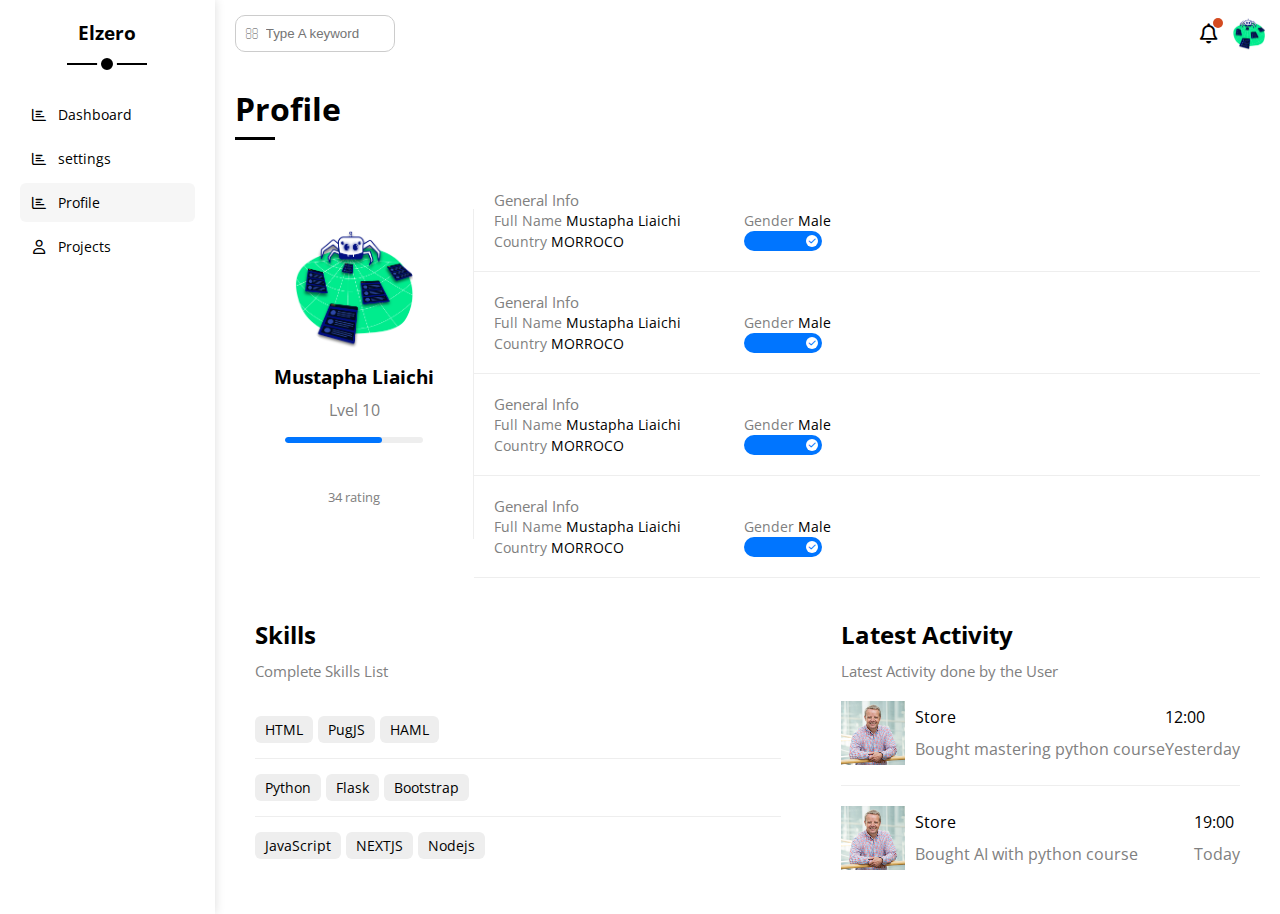
<file: profile.html>
<!DOCTYPE html>
<html lang="en">

<head>
    <meta charset="UTF-8">
    <meta http-equiv="X-UA-Compatible" content="IE=edge">
    <meta name="viewport" content="width=device-width, initial-scale=1.0">
    <link rel="stylesheet" href="css/all.min.css">
    <link rel="stylesheet" href="css/framework.css">
    <link rel="stylesheet" href="css/master.css">
    <link rel="preconnect" href="https://fonts.googleapis.com">
    <link rel="preconnect" href="https://fonts.gstatic.com" crossorigin>
    <link href="https://fonts.googleapis.com/css2?family=Loved+by+the+King&family=Open+Sans:wght@700&display=swap"
        rel="stylesheet">
    <title>Profile</title>
</head>

<body>
    <div class="page d-flex">
        <div class="sidebar bg-white p-20 p-relative">
            <h3 class="p-relative txt-c mt-0">Elzero</h3>
            <ul>
                <li>
                    <a class=" d-flex align-center fs-14 c-black rad-6 p-10" href="index.html">
                        <i class="fa-regular fa-chart-bar fa-fw"></i>
                        <span>Dashboard</span>
                    </a>
                </li>
                <li>
                    <a class=" d-flex align-center fs-14 c-black rad-6 p-10" href="settings.html">
                        <i class="fa-regular fa-chart-bar fa-fw"></i>
                        <span>settings</span>
                    </a>
                </li>
                <li>
                    <a class="active d-flex align-center fs-14 c-black rad-6 p-10" href="settings.html">
                        <i class="fa-regular fa-chart-bar fa-fw"></i>
                        <span>Profile</span>
                    </a>
                </li>
                <li>
                    <a class=" d-flex align-center fs-14 c-black rad-6 p-10" href="projects.html">
                        <i class="fa-regular fa-user fa-fw"></i>
                        <span>Projects</span>
                    </a>
                </li>
            </ul>
        </div>
        <div class="content w-full">
            <!-- Start head  -->
            <div class="head bg-white p-15 between-flex">
                <div class="search p-relative">
                    <input class="p-10" type="search" placeholder="Type A keyword">
                </div>
                <div class="icons d-flex align-center">
                    <span class="notification p-relative">
                        <i class="fa-regular fa-bell fa-lg"></i>
                    </span>
                    <img src="imgs/f_1.png" alt="">
                </div>
            </div>
            <!-- End head  -->
            <h1 class="p-relative">Profile</h1>
            <div class="profile-page m-20">
                <!-- Start Overflow  -->
                <div class="overview bg-white rad-10 d-flex align-center">
                    <div class="avatar-box txt-c p-20">
                        <img class="rad-half mb-10" src="imgs/f_1.png" alt="">
                        <h3 class="m-0">Mustapha Liaichi</h3>
                        <p class="c-grey mt-10">Lvel 10</p>
                        <div class="level rad-6 bg-eee p-relative">
                            <span style="width: 70%"></span>
                        </div>
                        <div class="rating mt-10 mb-10">
                            <i class="fa-solid fa-start c-oronge-fs-13"></i>
                            <i class="fa-solid fa-start c-oronge-fs-13"></i>
                            <i class="fa-solid fa-start c-oronge-fs-13"></i>
                            <i class="fa-solid fa-start c-oronge-fs-13"></i>
                            <i class="fa-solid fa-start c-oronge-fs-13"></i>
                        </div>
                        <p class="c-grey fs-13">34 rating</p>
                    </div>
                    <div class="info-box w-full txt-c-mobile">
                        <!-- Start information row  -->
                        <div class="box p-20 d-flex align-center">
                            <h4 class="c-grey fs-15 m-0 w-full">General Info</h4>
                            <div class="fs-14">
                                <span class="c-grey">Full Name</span>
                                <span>Mustapha Liaichi</span>
                            </div>
                            <div class="fs-14">
                                <span class="c-grey">Gender</span>
                                <span>Male</span>
                            </div>
                            <div class="fs-14">
                                <span class="c-grey">Country</span>
                                <span>MORROCO</span>
                            </div>
                            <div class="fs-14">
                                <label>
                                    <input class="toggle-checkbox" type="checkbox" checked>
                                    <div class="toggle-switch"></div>
                                </label>
                            </div>
                        </div>
                        <!-- End Information Row  -->
                        <!-- Start information row  -->
                        <div class="box p-20 d-flex align-center">
                            <h4 class="c-grey fs-15 m-0 w-full">General Info</h4>
                            <div class="fs-14">
                                <span class="c-grey">Full Name</span>
                                <span>Mustapha Liaichi</span>
                            </div>
                            <div class="fs-14">
                                <span class="c-grey">Gender</span>
                                <span>Male</span>
                            </div>
                            <div class="fs-14">
                                <span class="c-grey">Country</span>
                                <span>MORROCO</span>
                            </div>
                            <div class="fs-14">
                                <label>
                                    <input class="toggle-checkbox" type="checkbox" checked>
                                    <div class="toggle-switch"></div>
                                </label>
                            </div>
                        </div>
                        <!-- End Information Row  -->
                        <!-- Start information row  -->
                        <div class="box p-20 d-flex align-center">
                            <h4 class="c-grey fs-15 m-0 w-full">General Info</h4>
                            <div class="fs-14">
                                <span class="c-grey">Full Name</span>
                                <span>Mustapha Liaichi</span>
                            </div>
                            <div class="fs-14">
                                <span class="c-grey">Gender</span>
                                <span>Male</span>
                            </div>
                            <div class="fs-14">
                                <span class="c-grey">Country</span>
                                <span>MORROCO</span>
                            </div>
                            <div class="fs-14">
                                <label>
                                    <input class="toggle-checkbox" type="checkbox" checked>
                                    <div class="toggle-switch"></div>
                                </label>
                            </div>
                        </div>
                        <!-- End Information Row  -->
                        <!-- Start information row  -->
                        <div class="box p-20 d-flex align-center">
                            <h4 class="c-grey fs-15 m-0 w-full">General Info</h4>
                            <div class="fs-14">
                                <span class="c-grey">Full Name</span>
                                <span>Mustapha Liaichi</span>
                            </div>
                            <div class="fs-14">
                                <span class="c-grey">Gender</span>
                                <span>Male</span>
                            </div>
                            <div class="fs-14">
                                <span class="c-grey">Country</span>
                                <span>MORROCO</span>
                            </div>
                            <div class="fs-14">
                                <label>
                                    <input class="toggle-checkbox" type="checkbox" checked>
                                    <div class="toggle-switch"></div>
                                </label>
                            </div>
                        </div>
                        <!-- End Information Row  -->
                    </div>
                </div>
                <!-- End overflow  -->
                <!-- Start Other Data  -->
                <div class="other-data d-flex gap-20">
                    <div class="skills-card p-20 bg-white rad-10 mt-20">
                        <h2 class="mt-0 mb-10">Skills</h2>
                        <p class="mt-0 mb-20 c-grey fs-15">Complete Skills List</p>
                        <ul class="m-0 txt-c-mobile">
                            <li><span>HTML</span><span>PugJS</span><span>HAML</span></li>
                            <li><span>Python</span><span>Flask</span><span>Bootstrap</span></li>
                            <li><span>JavaScript</span><span>NEXTJS</span><span>Nodejs</span></li>
                        </ul>
                    </div>
                    <div class="activities p-20 bg-white rad-10 mt-20">
                        <h2 class="mt-0 mb-10">Latest Activity</h2>
                        <p class="mt-0 mb-20 c-grey fs-15">Latest Activity done by the User</p>
                        <div class="activity d-flex align-center txt-c-mobile">
                            <img src="imgs/test_1.png" alt="">
                            <div class="info">
                                <span class="d-block mb-10">Store</span>
                                <span class="c-grey">Bought mastering python course</span>
                            </div>
                            <div class="date">
                                <span class="d-block mb-10">12:00</span>
                                <span class="c-grey">Yesterday</span>
                            </div>
                        </div>
                        <div class="activity d-flex align-center txt-c-mobile">
                            <img src="imgs/test_1.png" alt="">
                            <div class="info">
                                <span class="d-block mb-10">Store</span>
                                <span class="c-grey">Bought AI with python course</span>
                            </div>
                            <div class="date">
                                <span class="d-block mb-10">19:00</span>
                                <span class="c-grey">Today</span>
                            </div>
                        </div>
                    </div>

                </div>
                <!-- End Other Data  -->
            </div>
        </div>
</body>

</html>
</file>
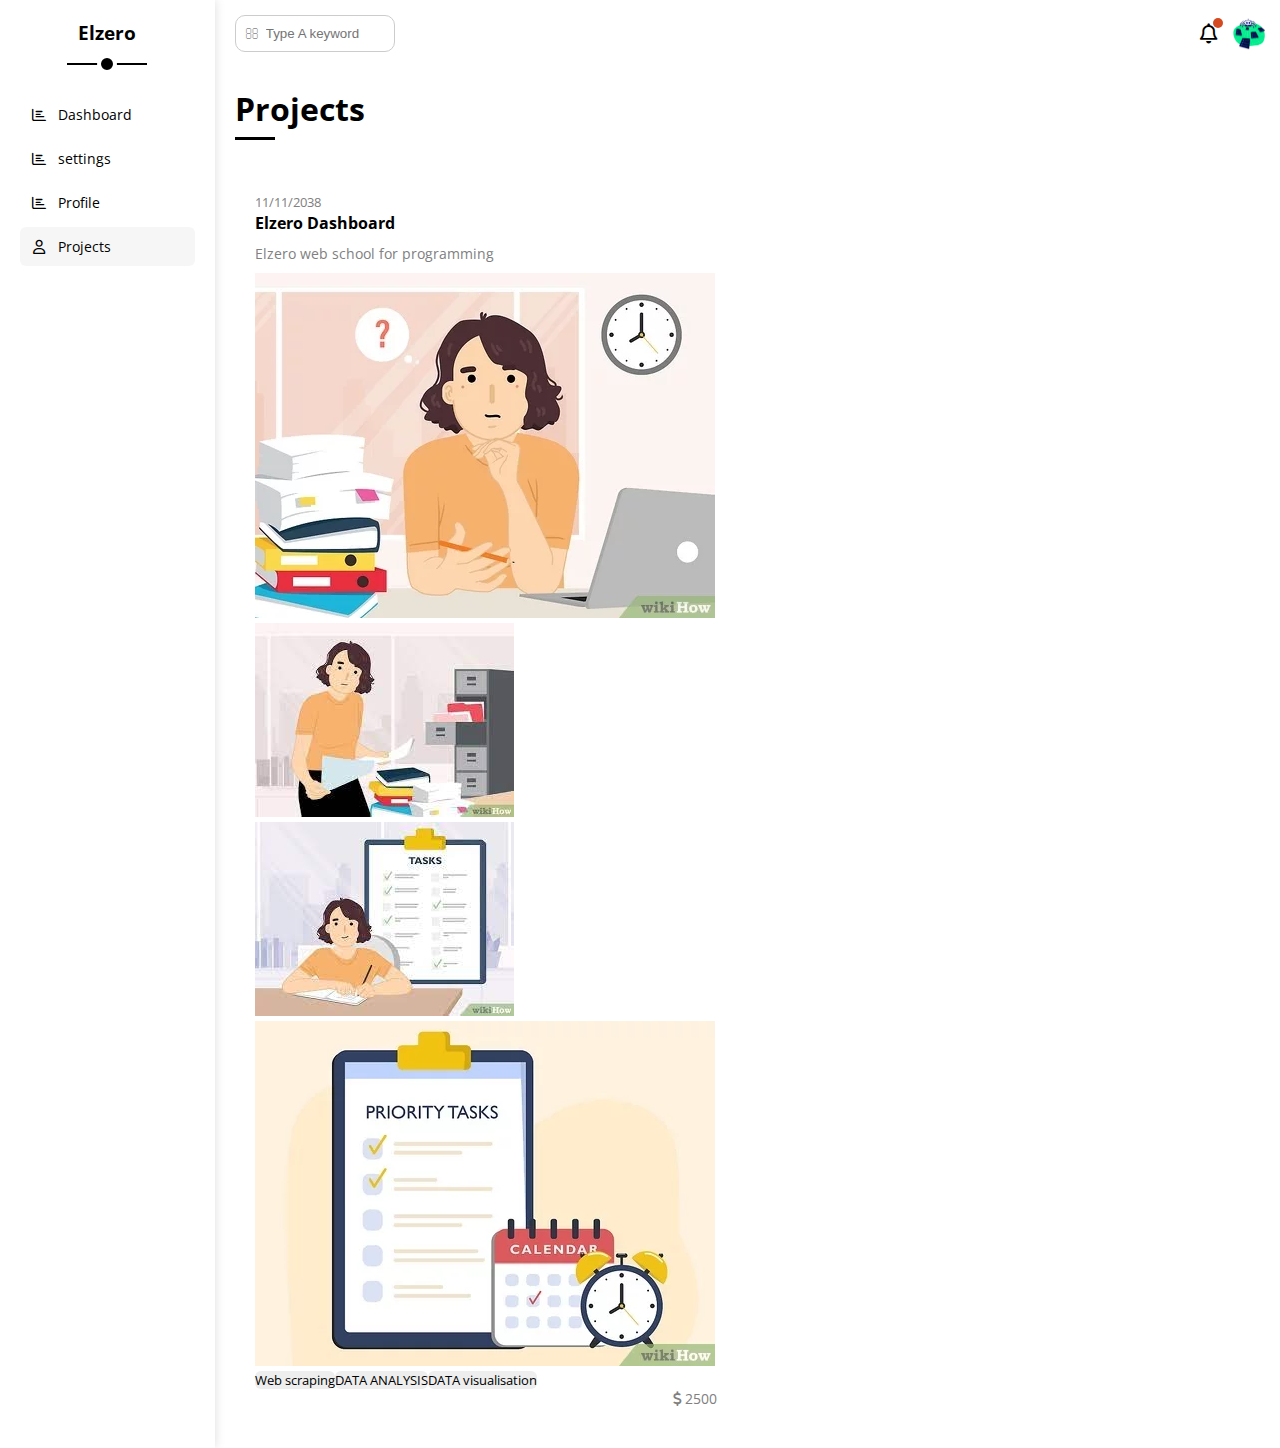
<file: projects.html>
<!DOCTYPE html>
<html lang="en">

<head>
    <meta charset="UTF-8">
    <meta http-equiv="X-UA-Compatible" content="IE=edge">
    <meta name="viewport" content="width=device-width, initial-scale=1.0">
    <link rel="stylesheet" href="css/all.min.css">
    <link rel="stylesheet" href="css/framework.css">
    <link rel="stylesheet" href="css/master.css">
    <link rel="preconnect" href="https://fonts.googleapis.com">
    <link rel="preconnect" href="https://fonts.gstatic.com" crossorigin>
    <link href="https://fonts.googleapis.com/css2?family=Loved+by+the+King&family=Open+Sans:wght@700&display=swap"
        rel="stylesheet">
    <title>Projects</title>
</head>

<body>
    <div class="page d-flex">
        <div class="sidebar bg-white p-20 p-relative">
            <h3 class="p-relative txt-c mt-0">Elzero</h3>
            <ul>
                <li>
                    <a class=" d-flex align-center fs-14 c-black rad-6 p-10" href="index.html">
                        <i class="fa-regular fa-chart-bar fa-fw"></i>
                        <span>Dashboard</span>
                    </a>
                </li>
                <li>
                    <a class=" d-flex align-center fs-14 c-black rad-6 p-10" href="settings.html">
                        <i class="fa-regular fa-chart-bar fa-fw"></i>
                        <span>settings</span>
                    </a>
                </li>
                <li>
                    <a class=" d-flex align-center fs-14 c-black rad-6 p-10" href="settings.html">
                        <i class="fa-regular fa-chart-bar fa-fw"></i>
                        <span>Profile</span>
                    </a>
                </li>
                <li>
                    <a class="active d-flex align-center fs-14 c-black rad-6 p-10" href="projects.html">
                        <i class="fa-regular fa-user fa-fw"></i>
                        <span>Projects</span>
                    </a>
                </li>
            </ul>
        </div>
        <div class="content w-full">
            <!-- Start head  -->
            <div class="head bg-white p-15 between-flex">
                <div class="search p-relative">
                    <input class="p-10" type="search" placeholder="Type A keyword">
                </div>
                <div class="icons d-flex align-center">
                    <span class="notification p-relative">
                        <i class="fa-regular fa-bell fa-lg"></i>
                    </span>
                    <img src="imgs/f_1.png" alt="">
                </div>
            </div>
            <!-- End head  -->
            <h1 class="p-relative">Projects</h1>
            <div class="projects-page d-grid m-20 gap-20">
                <div class="projects bg-white p-20 rad-6 p-relative">
                    <span class="date fs-13 c-grey">11/11/2038</span>
                    <h4 class="m-0">Elzero Dashboard</h4>
                    <p class="c-grey mt-10 mb-10 fs-14">Elzero web school for programming </p>
                    <div class="team">
                        <a href="#"><img src="imgs/w-s_1.jpg" alt=""></a>
                        <a href="#"><img src="imgs/w-s_2.jpg" alt=""></a>
                        <a href="#"><img src="imgs/w-s_3.jpg" alt=""></a>
                        <a href="#"><img src="imgs/w-s_4.jpg" alt=""></a>
                    </div>
                    <div class="techs d-flex">
                        <span class="fs-13 rad-6 bg-eee">Web scraping</span>
                        <span class="fs-13 rad-6 bg-eee">DATA ANALYSIS</span>
                        <span class="fs-13 rad-6 bg-eee">DATA visualisation</span>
                    </div>
                    <div class="info between-flex">
                        <div class="prog bg-eee">
                            <span class="bg-red" style="width: 50%"></span>
                        </div>
                        <div class="fs-14 c-grey">
                            <i class="fa-solid fa-dollar-sign"></i>
                            2500
                        </div>
                    </div>
                </div>
            </div>
        </div>
</body>

</html>
</file>
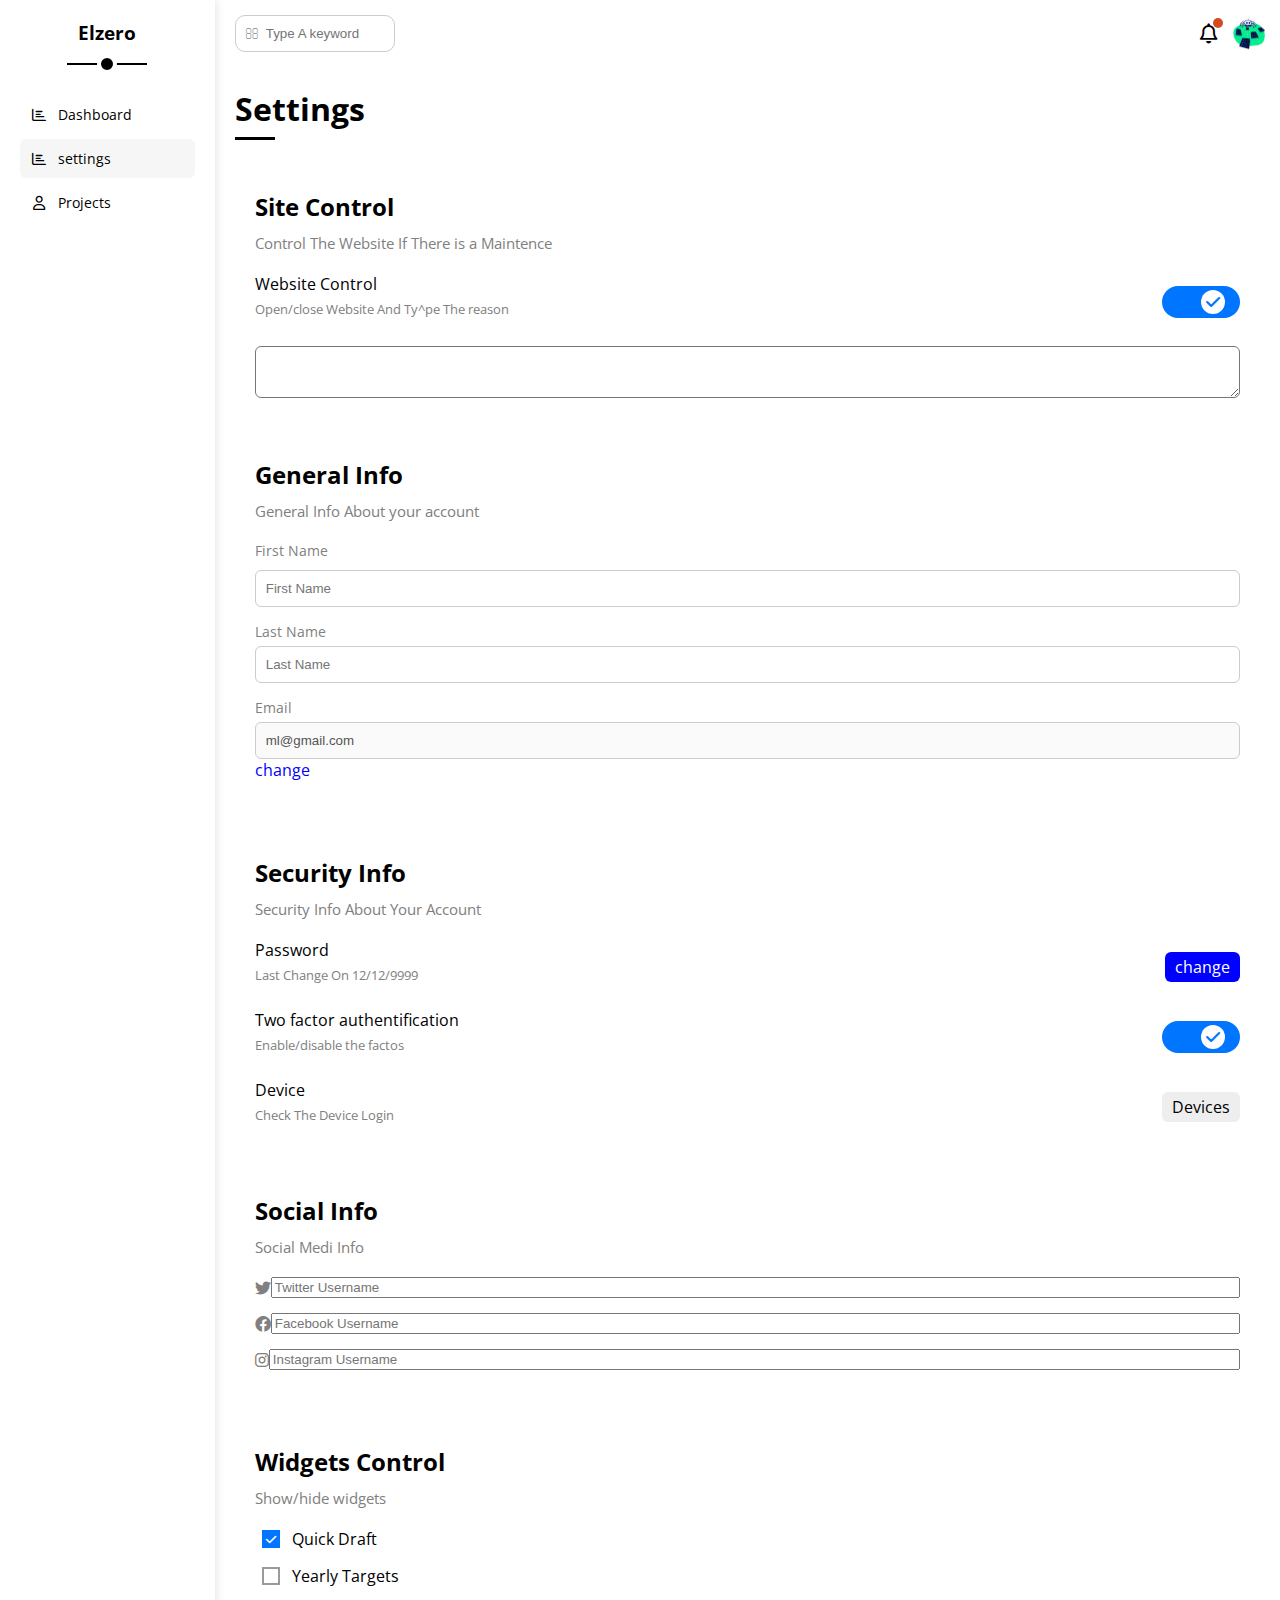
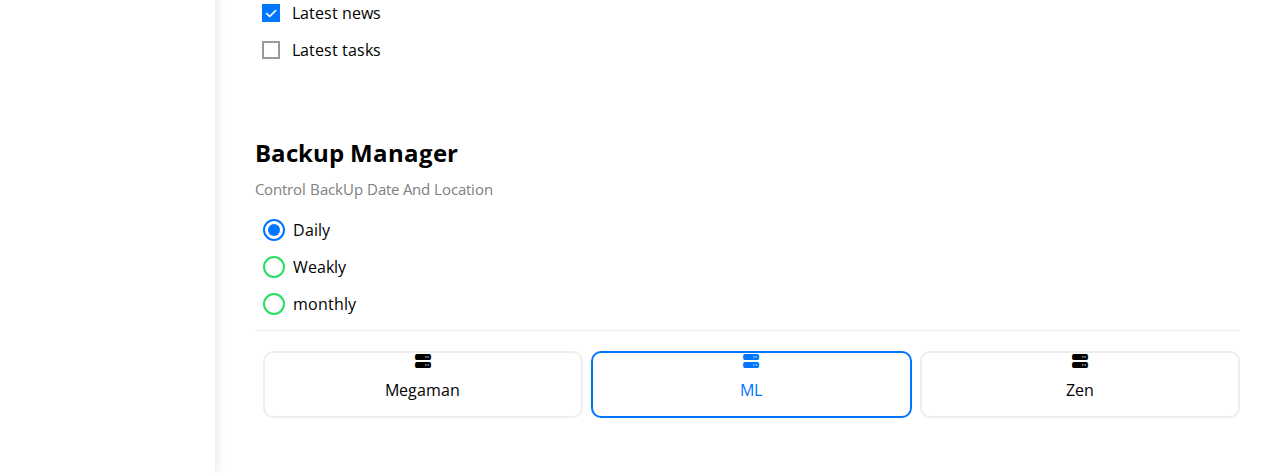
<file: settings.html>
<!DOCTYPE html>
<html lang="en">

<head>
    <meta charset="UTF-8">
    <meta http-equiv="X-UA-Compatible" content="IE=edge">
    <meta name="viewport" content="width=device-width, initial-scale=1.0">
    <link rel="stylesheet" href="css/all.min.css">
    <link rel="stylesheet" href="css/framework.css">
    <link rel="stylesheet" href="css/master.css">
    <link rel="preconnect" href="https://fonts.googleapis.com">
    <link rel="preconnect" href="https://fonts.gstatic.com" crossorigin>
    <link href="https://fonts.googleapis.com/css2?family=Loved+by+the+King&family=Open+Sans:wght@700&display=swap"
        rel="stylesheet">
    <title>Settings</title>
</head>

<body>
    <div class="page d-flex">
        <div class="sidebar bg-white p-20 p-relative">
            <h3 class="p-relative txt-c mt-0">Elzero</h3>
            <ul>
                <li>
                    <a class=" d-flex align-center fs-14 c-black rad-6 p-10" href="index.html">
                        <i class="fa-regular fa-chart-bar fa-fw"></i>
                        <span>Dashboard</span>
                    </a>
                </li>
                <li>
                    <a class="active d-flex align-center fs-14 c-black rad-6 p-10" href="settings.html">
                        <i class="fa-regular fa-chart-bar fa-fw"></i>
                        <span>settings</span>
                    </a>
                </li>
                <li>
                    <a class=" d-flex align-center fs-14 c-black rad-6 p-10" href="projects.html">
                        <i class="fa-regular fa-user fa-fw"></i>
                        <span>Projects</span>
                    </a>
                </li>
            </ul>
        </div>
        <div class="content w-full">
            <!-- Start head  -->
            <div class="head bg-white p-15 between-flex">
                <div class="search p-relative">
                    <input class="p-10" type="search" placeholder="Type A keyword">
                </div>
                <div class="icons d-flex align-center">
                    <span class="notification p-relative">
                        <i class="fa-regular fa-bell fa-lg"></i>
                    </span>
                    <img src="imgs/f_1.png" alt="">
                </div>
            </div>
            <!-- End head  -->
            <h1 class="p-relative">Settings</h1>
            <div class="settings-page m-20 d-grid gap-20">
                <!-- Start Setting box  -->
                <div class="p-20 bg-white rad-10">
                    <h2 class="mt-0 mb-10">Site Control</h2>
                    <p class="mt-0 mb-20 c-grey fs-15">Control The Website If There is a Maintence</p>
                    <div class="mb-15 between-flex">
                        <div>
                            <span>Website Control</span>
                            <p class="c-grey mt-5 fs-13">Open/close Website And Ty^pe The reason</p>
                        </div>
                        <div>
                            <label>
                                <input class="toggle-checkbox" type="checkbox" checked>
                                <div class="toggle-switch"></div>
                            </label>
                        </div>
                    </div>
                    <textarea class="close-message p-10 rad-6 d-block w-full"></textarea>
                </div>
                <!-- End settings box  -->
                <!-- Start Setting box  -->
                <div class="p-20 bg-white rad-10">
                    <h2 class="mt-0 mb-10">General Info</h2>
                    <p class="mt-0 mb-20 c-grey fs-15"> General Info About your account </p>
                    <div class="mb-15">
                        <label class="fs-14 c-grey d-block mb-10" for="first">First Name</label>
                        <input class="b-none border-ccc p-10 rad-6 d-block w-full" type="text" id="first"
                            placeholder="First Name">
                    </div>
                    <div class="mb-15">
                        <label class="fs-14 c-grey d-block mb-5" for="last">Last Name</label>
                        <input class="b-none border-ccc p-10 rad-6 d-block w-full" type="text" id="last"
                            placeholder="Last Name">
                    </div>
                    <div class="mb-15">
                        <label class="fs-14 c-grey d-block mb-5" for="email">Email</label>
                        <input class="email b-none border-ccc p-10 rad-6 d-block w-full" type="email" id="email"
                            value="ml@gmail.com" disabled>
                        <a class="c-blue" href="#">change</a>
                    </div>
                </div>
                <!-- End settings box  -->
                <!-- Start Setting box  -->
                <div class="p-20 bg-white rad-10">
                    <h2 class="mt-0 mb-10">Security Info</h2>
                    <p class="mt-0 mb-20 c-grey fs-15">Security Info About Your Account</p>
                    <div class="sec-box mb-15 between-flex">
                        <div>
                            <span>Password</span>
                            <p class="c-grey mt-5 mb-10 fs-13">Last Change On 12/12/9999</p>
                        </div>
                        <a class="button  bg-blue c-white btn-shape" href="#">change</a>
                    </div>
                    <div class="sec-box mb-15 between-flex">
                        <div>
                            <span>Two factor authentification</span>
                            <p class="c-grey mt-5 mb-10 fs-13">Enable/disable the factos</p>
                        </div>
                        <label>
                            <input class="toggle-checkbox" type="checkbox" checked>
                            <div class="toggle-switch"></div>
                        </label>
                    </div>
                    <div class="sec-box between-flex">
                        <div>
                            <span>Device</span>
                            <p class="c-grey mt-5 mb-10 fs-13">Check The Device Login</p>
                        </div>
                        <a class="bg-eee c-black btn-shape" href="#">Devices</a>
                    </div>
                </div>
                <!-- End settings box  -->
                <!-- Start Setting box  -->
                <div class="social-boxes p-20 bg-white rad-10">
                    <h2 class="mt-0 mb-10">Social Info</h2>
                    <p class="mt-0 mb-20 c-grey fs-15">Social Medi Info</p>
                    <div class="d-flex align-center mb-15">
                        <i class="fa-brands fa-twitter center-flex c-grey"></i>
                        <input class="w-full" type="text" placeholder="Twitter Username">
                    </div>
                    <div class="d-flex align-center mb-15">
                        <i class="fa-brands fa-facebook center-flex c-grey"></i>
                        <input class="w-full" type="text" placeholder="Facebook Username">
                    </div>
                    <div class="d-flex align-center mb-15">
                        <i class="fa-brands fa-instagram center-flex c-grey"></i>
                        <input class="w-full" type="text" placeholder="Instagram Username">
                    </div>
                </div>
                <!-- End settings box  -->
                <div class="widgets-control p-20 bg-white rad-10">
                    <h2 class="mt-0 mb-10">Widgets Control</h2>
                    <p class="mt-0 mb-20 c-grey fs-15">Show/hide widgets</p>
                    <div class="control d-flex align-center mb-15">
                        <input type="checkbox" id="one" checked>
                        <label for="one">Quick Draft</label>
                    </div>
                    <div class="control d-flex align-center mb-15">
                        <input type="checkbox" id="two">
                        <label for="two">Yearly Targets</label>
                    </div>
                    <div class="control d-flex align-center mb-15">
                        <input type="checkbox" id="Three" checked>
                        <label for="Three">Latest news</label>
                    </div>
                    <div class="control d-flex align-center mb-15">
                        <input type="checkbox" id="four">
                        <label for="four">Latest tasks</label>
                    </div>
                </div>
                <!-- End settings box  -->
                <!-- End settings box  -->
                <div class="backup-control p-20 bg-white rad-10">
                    <h2 class="mt-0 mb-10">Backup Manager</h2>
                    <p class="mt-0 mb-20 c-grey fs-15">Control BackUp Date And Location</p>
                    <div class="date d-flex align-center mb-15">
                        <input type="radio" name="time" id="daily" checked>
                        <label for="daily">Daily</label>
                    </div>
                    <div class="date d-flex align-center mb-15">
                        <input type="radio" name="time" id="weakly" >
                        <label for="weakly">Weakly</label>
                    </div>
                    <div class="date d-flex align-center mb-15">
                        <input type="radio" name="time" id="monthly" >
                        <label for="monthly">monthly</label>
                    </div>
                    <div class="servers d-flex align-center txt-c">
                        <input type="radio" name="servers" id="server-one">
                        <div class="server mb-15 rad-10 w-full">
                            <label class="d-block mb-15" for="server-one">
                                <i class="fa-solid fa-server d-block mb-10"></i>
                                Megaman
                            </label>
                        </div>
                        <input type="radio" name="servers" id="server-two" checked>
                        <div class="server mb-15 rad-10 w-full">
                            <label class="d-block mb-15" for="server-two">
                                <i class="fa-solid fa-server d-block mb-10"></i>
                                ML
                            </label>
                        </div>
                        <input type="radio" name="servers" id="server-three">
                        <div class="server mb-15 rad-10 w-full">
                            <label class="d-block mb-15" for="server-three">
                                <i class="fa-solid fa-server d-block mb-10"></i>
                                Zen
                            </label>
                        </div>
                    </div>
                <!-- End settings box  -->
            </div>
        </div>
    </div>
</body>

</html>
</file>
<file: css/framework.css>
:root {
    --bleu-color: #0075ff;
    --bleu-alt-color: #104381;
    --orange-color: #d6af2dd5;
    --green-color: #26e05e;
    --red-color: #d44b21;
    --grey-color: #999a9b;
}
/* Start Box  */
.d-flex {
    display: flex;
}
.space-between {
    justify-content: space-between;
}
.align-center {
    align-items: center;
}
.d-grid {
    display: grid;
}
.gap-20 {
    gap: 20px;
}
.f-wrap {
    flex-wrap: wrap;
}
@media (max-width: 767px) {
    .block-mobile {
        display: block;
    }
    .hide-mobile {
        display: none;
    }
}
.d-block {
    display: block;
}
/* End Box  */

/* Start Padding + Margin + border + width + height  */
.p-10 {
    padding: 10px;
}
.p-15 {
    padding: 15px;
}
.p-20 {
    padding: 20px;
}
.pt-20 {
    padding-top: 20px;
}
.pt-15 {
    padding-top: 15px;
}
.pt-10 {
    padding-top:  10px;
}
.pb-20 {
    padding-bottom: 20px;
}
.pb-10 {
    padding-bottom: 10px;
}
.pb-15 {
    padding-bottom: 15px;
}
.pl-15 {
    padding-left: 15px;
}
.m-0 {
    margin: 0;
}
.m-15 {
    margin: 15px;
}
.m-20 {
    margin: 20px;
}
.mt-0 {
    margin-top: 0;
}
.mt-5 {
    margin-top: 5px;
}
.mt-10 {
    margin-top: 10px;
}
.mt-15 {
    margin-top: 15px;
}
.mt-20 {
    margin-top: 20px;
}
.mr-10 {
    margin-right: 10px;
}
.mb-0 {
    margin-bottom: 0;
}
.mb-5 {
    margin-bottom: 5px;
}
.mb-10 {
    margin-bottom: 10px;
}
.mb-15 {
    margin-bottom: 15px;
}
.mb-20 {
    margin-bottom: 20px;
}
.rad-half {
    border-radius: 50%;
}
.rad-6 {
    border-radius: 6px;
}
.rad-10 {
    border-radius: 10px;
}
.w-full {
    width: 100%;
}
.w-100 {
    width: 100px;
}
.w-fit {
    width: fit-content;
}
.h-full {
    height: 100%;
}
.h-100 {
    height: 100px;
}
.b-none {
    border: none;
}
.border-ccc {
    border: 1px solid #ccc;
}
.border-eee {
    border: 1px solid #eee;
}
/* End Padding + Margin + border + width + height  */

/* Start Color  */
.bg-white {
    background-color: white;
}
.bg-eee {
    background-color: #eee;
}
.bg-blue {
    background-color: blue;
}
.bg-orange {
    background-color: orange;
}
.bg-green {
    background-color: green;
}
.bg-eee {
    background-color: #eee;
}
.bg-red {
    background-color: red;
}
.c-white {
    color: white;
}
.c-black {
    color: black;
}
.c-grey {
    color: grey;
}
.c-orange {
    color: orange;
}
.c-green {
    color: green;
}
.c-blue {
    color: blue;
}
/* End Color  */
/* Start position  */
.p-relative {
    position: relative;
}
.p-absolute {
    position: absolute;
}
/* End Position  */
/* Start Font  */
.txt-c {
    text-align: center;
}
.fs-13 {
    font-size: 13px;
}
.fs-14 {
    font-size: 14px;
}
.fs-15 {
    font-size: 15px;
}
.fs-25 {
    font-size: 25px;
}
.fw-bold {
    font-weight: bold;
}
@media (max-width: 767px) {
    .txt-c-mobile {
        text-align: center;
    }
}
/* End font  */
/* Start Componenet  */
.center-flex {
    display: flex;
    align-items: center;
    justify-content: center;
}
.between-flex {
    display: flex;
    align-items: center;
    justify-content: space-between;
}
.btn-shape {
    padding: 4px 10px;
    border-radius: 6px;
}
/* End component  */
</file>
<file: css/master.css>
:root {
    --bleu-color: #0075ff;
    --bleu-alt-color: #104381;
    --orange-color: #d6af2dd5;
    --green-color: #26e05e;
    --red-color: #d44b21;
    --grey-color: #999a9b;
}
* {
    box-sizing: border-box;
}

body {
    font-family: "Open Sans", "sans-serif";
    margin: 0;
}

*:focus {
    outline: none;
}

a {
    text-decoration: none;
}
ul {
    list-style: none;
    padding: 0;
}
::-webkit-scrollbar {
    width: 15px;
}
::-webkit-scrollbar-track {
    background-color: white;
}
::-webkit-scrollbar-thumb {
    background-color: var(--bleu-color);
}
::-webkit-scrollbar-thumb:hover {
    background-color: var(--bleu-alt-color);
}
.page {
    min-height: 100vh;
}
/* Start Sidebar  */
.sidebar {
    width: 250px;
    box-shadow: 0 0 10px #ddd;
}
.sidebar > h3 {
    margin-bottom: 50px;
}
.sidebar > h3::before,
.sidebar > h3::after {
    content: "";
    background-color: black;
    transform: translateX(-50%);
    position: absolute;
    left: 50%;
}
.sidebar > h3::before {
    width: 80px;
    height: 2px;
    bottom: -20px;
}
.sidebar > h3::after {
    width: 12px;
    height: 12px;
    bottom: -29px;
    border-radius: 50%;
    border: 4px solid white;
}
.sidebar ul li a {
    transition: 0.3s;
    margin-bottom: 5px;
}
.sidebar ul li a:hover,
.sidebar ul li a.active  {
    background-color: #f6f6f6;
}
.sidebar ul li a span {
    font-size: 14px;
    margin-left: 10px;
}
@media (max-width: 767px) {
    .sidebar {
        width: 62px;
        padding: 10px;
    }
    .sidebar > h3 {
        font-size: 13px;
        margin-bottom: 15px;
    }
    .sidebar > h3::before ,
    .sidebar > h3::after {
        display: none;
    } 
    .sidebar ul li a span {
        display: none;
    }
}
/* End Sidbare  */
/* Start Content  */
.content {
    overflow: hidden;
}
.head .search::before {
    font-family: var(--fa-style-family-classic);
    content: "\f002";
    font-weight: 900px;
    position: absolute;
    left: 15px;
    top: 50%;
    transform: translateY(-50%);
    font-size: 14px;
    color: var(--grey-color);
}
.head .search input  {
    border: 1px solid #ccc;
    border-radius: 10px ;
    margin-left: 5px;
    padding-left: 30px;
    width: 160px;
    transition: width 0.5s;
}
.head .search input:focus {
    width: 200px;
}
.head .search input:focus::placeholder {
    opacity: 0;
}
.head .icons .notification::before {
    content: "";
    position: absolute;
    width: 10px;
    height: 10px;
    background-color: var(--red-color);
    border-radius: 50%;
    right: -5px;
    top: -5px;
}
.head .icons img {
    width: 32px;
    height: 32px;
    margin-left: 15px;
}
.page h1 {
    margin: 20px 20px 40px;
}
.page h1::before,
.page h1::after {
    content: "";
    height: 3px;
    position: absolute;
    bottom: -10px;
    left: 0;
}
.page h1::before {
    background-color: white;
    width: 120px;
}
.page h1::after {
    background-color: black;
    width: 40px;
}
.wrapper {
    grid-template-columns: repeat(auto-fill, minmax(450px, 1fr));
    margin-left: 20px;
    margin-right: 20px;
    margin-bottom: 20px;
}
@media (max-width: 767px) {
    .wrapper {
        grid-template-columns: minmax(200px, 1fr);
        margin-left: 10px;
        margin-right: 10px;
        gap: 10px;
    }
}
/* End Content  */
/* Start Welcome widget  */
.weclome {
    overflow: hidden;
}
.welcome .intro img {
    width: 170px;
    margin-bottom: -10px;
}
.welcome .body {
    border-top: 1px solid #eee;
    border-bottom: 1px solid #eee;
}
.welcome .body > div {
    flex: 1;
}
.welcome .visit {
    margin: 0 15px 15px auto;
    transition: 0.3s;
}
.welcome .visit:hover {
    background-color: var(--bleu-alt-color);
}
@media (max-width: 767px) {
    .welcome .intro {
        padding-bottom: 30px;
    }
    .welcome .body > div:not(:last-child) {
        margin-bottom: 20px;
    }
}
/* End welcome widget  */
/* Start quck Draft w  */
.quick-darft textarea {
    resize: none;
    min-height: 180px;
}
.quick-darft .save  {
    margin-left: auto;
    transition: 0.3s;
    cursor: pointer;
}
.quick-darft .save:hover  {
    background-color: var(--bleu-alt-color);
}
/* End quick Draft w */
/* Start Target */
.targets .target-row .icon {
    width: 80px;
    height: 80px;
    margin-right: 15px;
}
.targets .details  {
    flex: 1;
}
.targets .details .progress   {
    height: 4px;
}
.targets .details .progress  > span  {
    position: absolute;
    left: 0;
    top: 0;
    height: 100%;
}
.targets .details .progress  > span span {
    position: absolute;
    bottom: 16px;
    right: -16px;
    padding: 2px 5px;
    border-radius: 6px;
    font-size: 13px;
}
.targets .details .progress  > span span::after {
    content: "";
    border-color: transparent;
    border-width: 5px;
    border-style: solid;
    position: absolute;
    bottom: -10px;
    left: 50%;
    transform: translateX(-50%);
}
.targets .details .progress  > .blue span::after {
    border-top-color: var(--bleu-color);
}
.targets .details .progress  > .orange span::after {
    border-top-color: var(--orange-color);
}
.targets .details .progress  > .green span::after {
    border-top-color: var(--green-color);
}
.blue .icon,
.blue .progress {
    background-color: rgb(0, 117, 255 / 20%);
}
.orange .icon,
.orange .progress {
    background-color: rgb(245, 157, 11 / 20%);
}
.green .icon,
.green .progress {
    background-color: rgb(34, 197, 94 / 20%);
}
/* End Target  */
/* Start tickets  */
.tickets .box {
    border: 1ox solid #ccc;
    width: calc(50% - 10px);
}
@media(max-width: 767px) {
    .tickets .box {
        width: 100%;
    }
}
/* End tickets  */
/* Start Latest News  */
.latest-news .news-raw:not(:last-of-type) {
    margin-bottom: 20px;
    padding-bottom: 20px;
    border-bottom: 1px solid #eee;
}
.latest-news .news-raw img {
    width: 64px;
    border-radius: 6px;
    margin-right: 15px;
}
.latest-news .info {
    flex-grow: 1;
}
.latest-news .info h3 {
    margin: 0 0 6px;
    font-size: 16px;
}
@media(max-width: 767px) {
    .latest-news .news-raw{
        display: block;
    }
    .latest-news .news-raw .label {
        margin: 20px auto;
        width: fit-content;
    }
}
/* End Latest News  */
/* Staet TASKS  */
.tasks .task-row:not(:last-of-type) {
    margin-bottom: 15px;
    padding-bottom: 15px;
    border-bottom: 1px solid #eee;
}
.tasks .info {
    flex-grow: 1;
}
.tasks .done {
    opacity: 0.3;
}
.tasks .done h3,
.tasks .done p {
    text-decoration: line-through;
}
.tasks .delete {
    cursor: pointer;
    transition: 0.3s;
}
.tasks .delete:hover {
color: var(--red-color);
}
/* End tasks  */
/* Start latsets Upload  */
.latest-upload ul li:not(:last-child) {
    border-bottom: 1px solid #eee;
}
.latest-upload ul li img {
    width: 40px;
    height: 50px;
}
/* End latest upload  */
/* Start last project  */
.last-project ul::before {
    content: "";
    position: absolute;
    left: 11px;
    width: 2px;
    height: 100%;
    background-color: var(--blue-color);
}
.last-project ul li::before {
    content: "";
    width: 20px;
    height: 20px;
    display: block;
    border-radius: 50%;
    background-color: white;
    border: 2px solid white ;
    outline: 2px solid var(--bleu-color);
    margin-right: 15px;
    z-index: 1;
}
.last-project ul li.done::before {
    content: "";
    background-color: var(--bleu-color);
}
.last-project ul li.current::before {
    content: "";
    animation: change-color 0.8s alternate infinite;
}
.last-project .launch-icon {
    position: absolute;
    width: 160px;
    right: 0;
    bottom: 0;
    opacity: 0.1;
}
/* End Last Project */
/* Start Reminder  */
.reminders ul li .key {
    width: 15px;
    height: 15px;
}
.reminders ul li > .blue {
    border-left: var(--bleu-color);
}
.reminders ul li > .green {
    border-left: var(--green-color);
}
.reminders ul li > .orange {
    border-left: var(--orange-color);
}
.reminders ul li > .red {
    border-left: var(--red-color);
}
/* End Reminders  */
/* Start latest post  */
.latest-post .avatar {
    width: 48px;
    height: 48px;
}
.latest-post .post-content {
    text-transform: capitalize;
    line-height: 1.8;
    border-top: 1px solid #eee;
    border-bottom: 1px solid #eee;
    min-height: 140px;
}
/* End latest Post   */
/* Start social media  */
.social-media .box {
    padding-left: 70px;
}
.social-media .box i {
    position: absolute;
    left: 0;
    top: 0;
    width: 52px;
    transition: 0.3s;
}
.social-media .box i:hover {
    transform: rotate(5deg);
}
.social-media .twitter {
    background-color: rgb(29, 161, 242 / 20%);
    color: #1da1f2;
}
.social-media .twitter i,
.social-media .twitter a {
    background-color: #1da1f2;
}
.social-media .youtube {
    background-color: rgb(24, 119, 242 / 20%);
    color: #ff0000;
}
.social-media .youtube i,
.social-media .youtube a {
    background-color: #ff0000;
}
/* End Socila Media  */
/* Start Project Table  */
.projects .responsive-table {
    overflow-x: auto;
}
.projects table {
    min-width: 1000px;
    border-spacing: 0;
}
.projects thead td {
    background-color: #eee;
    font-weight: bold;
}
.projects table td {
    padding: 15px;
}
.projects tbody td {
    border-bottom: 1px solid #eee;
    border-left: 1px solid #eee;
    transition: 0.3s;
}
.projects table tbody tr td:last-child {
    border-right: 1px solid #eee;
}
.projects tbody tr:hover td {
    background-color: #faf7f7;
}
.projects table img {
    width: 32px;
    height: 32px;
    border-radius: 50%;
    padding:2px;
    background-color: white;
}
.projects table img:not(:first-child) {
    margin-left: -20px;
}
.projects table .label {
    font-size: 13px;
}
/* End Project Table  */



/* Start Settings*/*
.settngs-page {
    grid-template-columns: repeat(auto-fill, minmax(500px, 1fr));
}
@media (max-width:767px){
    .settngs-page {
        grid-template-columns:  minmax(500px, 1fr);
        margin-left: 10px;
        margin-right: 10px;
        gap: 10px;
    }
}
.settngs-page .close-message {
    border: 1px solid #ccc;
    resize: none;
    min-height: 150px;
}
.settngs-page .email {
    display: inline-flex;
    width: calc(100% -80px);
}
.settngs-page .sec-box {
    padding-bottom: 15px;
}
.settngs-page .sec-box:not(:last-of-type) {
    border-bottom: 1px solid #EEE;
}
.settngs-page .sec-box .button {
    transition: 0.3s;
}
.settngs-page .sec-box .button:hover {
    background-color: var(--bleu-alt-color);
}
.settngs-page .social-boxes i {
    width: 40px;
    height: 40px;
    background-color: #f6f6f6;
    border: 1px solid #ddd;
    border-radius: 6px 0 0 6px;
    transition: 0.3s;
}
.settngs-page .social-boxes input {
    height: 40px;
    background-color: #f6f6f6;
    border: 1px solid #ddd;
    padding-left: 10px;
    border-radius: 0 6px 0 6px;
}
.settngs-page .social-boxes > div:focus-within i {
    color: black;
}
.widgets-control .control input[type="checkbox"] {
    -webkit-appearance: none;
    appearance: none;
}
.backup-control input[type="radio"] {
    -webkit-appearance: none;
    appearance: none;
}
.backup-control .date label {
        padding-left: 30px;
    cursor: pointer;
    position: relative;
}
.backup-control .date label::before {
    content: "";
    position: absolute;
    top: 50%;
    left: 0;
    margin-top: -11px;
    width: 18px;
    height: 18px;
    border: 2px solid var(--green-color);
    border-radius: 50%;
}
.backup-control .date label::after {
    content: "";
    position: absolute;
    left: 5px;
    top: 5px;
    width: 12px;
    height: 12px;
    background: var(--bleu-color);
    border-radius: 50%;
    transition: 0.3s;
    transform: scale(0);
}
.backup-control .date input[type="radio"]:checked + label::before {
    border-color: var(--bleu-color);
}
.backup-control .date input[type="radio"]:checked + label::after {
    transform: scale(1);
}
.backup-control .servers {
    border-top: 1px solid #eee;
    padding-top: 20px;
}
@media (max-with: 767px) {
    .backup-control .servers {
        flex-wrap: wrap;
}
}
.backup-control .servers .server {
    border: 2px solid #eee;
    position: relative;
}
.backup-control .servers .server label {
    cursor: pointer;
}
.backup-control .servers input[type="radio"]:checked + .server {
    border-color: var(--bleu-color);
    color: var(--bleu-color);
}
.widgets-control .control label {
    padding-left: 30px;
    cursor: pointer;
    position: relative;
}
.widgets-control .control label::before {
    content: "";
    position: absolute;
    left: 0;
    top: 50%;
    width: 14px;
    height: 14px;
    border: 2px solid var(--grey-color);
    margin-top: -9px;
}
.widgets-control .control label:hover::before {
    border-color: var(--bleu-alt-color);
}
.widgets-control .control label::after {
    font-family: var(--fa-style-family-classic);
    content: "\f00c";
    font-weight: 900;
    position: absolute;
    left: 0;
    top: 50%;
    margin-top: -9px;
    background-color: var(--bleu-color);
    color: white;
    font-size: 12px;
    width: 18px;
    height: 18px;
    display: flex;
    justify-content: center;
    align-items: center;
    transform: scale(0) rotate(360deg);
    transition: 0.3s;
}
.widgets-control .control input[type="checkbox"]:checked + label::after{
    transform: scale(1);
}
.toggle-checkbox {
    -webkit-appearance: none;
    appearance: none;
    display: none;
}
.toggle-switch {
    background-color: #ccc;
    width: 78px;
    height: 32px;
    border-radius: 16px;
    position: relative;
    transition: 0.3s;
    cursor: pointer;
}
.toggle-switch::before {
    font-family: var(--fa-style-family-classic);
    content: "\f00d";
    font-weight: 900;
    background-color: white;
    width: 24px;
    height: 24px;
    position: absolute;
    border-radius: 50%;
    top: 4px;
    left: 4px;
    display: flex;
    justify-content: center;
    align-items: center;
    color: #aaa;
    transition: 0.3s;
}
.toggle-checkbox:checked + .toggle-switch {
    background-color: var(--bleu-color);
}
.toggle-checkbox:checked + .toggle-switch::before {
    content: "\f00c";
    left: 50%;
    color: var(--bleu-color);
}
.settngs-page :disabled {
    cursor: no-drop;
    background-color: #F0F4;
    color: #bbb;
}
/* End Settings  */
/* Start portfolio Page  */
@media (max-width: 767px) {
    .profile-page .overview {
        flex-direction: column;
    }
}
.profile-page .avatar-box {
    width: 300px;
}
@media (min-width: 768px) {
    .profile-page .avatar-box {
    border-right: 1px solid #eee;
}
}
.profile-page .avatar-box > img {
    width: 120px;
    height: 120px;
}
.profile-page .avatar-box .level {
    height: 6px;
    overflow: hidden;
    margin: auto;
    width: 70%;
}
.profile-page .avatar-box .level span {
    position: absolute;
    left: 0;
    top: 0;
    height: 100%;
    background-color: var(--bleu-color);
    border-radius: 6px;
}
.profile-page .info-box .box {
    flex-wrap: wrap;
    border-bottom: 1px solid #eee;
    transition: 0.3s;
}
.profile-page .info-box .box:hover {
    background-color: #f9f9f9;
}
.profile-page .info-box .box > div {
    min-width: 250px;
    padding: 1px 0 0;
}
.profile-page .info-box h4 {
    font-weight: normal;
}
/* Start Training Box  */
.profile-page .info-box .toggle-switch {
    height: 20px;
}
@media (max-width: 767px) {
    .profile-page .info-box .toggle-switch {
        margin: auto;
    }
}
.profile-page .info-box .toggle-switch::before {
    width: 12px;
    height: 12px;
    font-size: 8px;
}
.profile-page .info-box .toggle-checkbox:checked + .toggle-switch::before {
    left: 62px;
}
/* End Training box  */
@media (max-width: 767px) {
    .profile-page .other-data {
        flex-direction: column;
    }
}
.profile-page .skills-card {
    flex-grow: 1;
}
.profile-page .skills-card ul li {
    padding: 15px 0;
}
.profile-page .skills-card ul li:not(:last-child){
    border-bottom: 1px solid #eee;
}
.profile-page .skills-card ul li span {
    display: inline-flex;
    padding: 4px 10px;
    background-color: #eee;
    border-radius: 6px;
    font-size: 14px;
}
.profile-page .skills-card ul li span:not(:last-child) {
    margin-right: 5px;
}
.profile-page .activity:not(:last-of-type) {
    border-bottom: 1px solid #eee;
    padding-bottom: 20px;
    margin-bottom: 20px;
}
.profile-page .activity img {
    width: 64px;
    height: 64px;
    margin-right: 10px;
}
@media (min-width: 767px) {
    .profile-page .activity .date {
        margin-left: auto;
    }
}
@media (max-width: 767px) {
    .profile-page .activity {
        flex-direction: column;
    }
    .profile-page .activity img {
        margin-right: 0;
        margin-bottom: 15px;
    }
    .profile-page .activity .date {
        margin-top: 15px;
    }
}
/* End portfolio page  */
/* Start Project page  */
.projects-page {
    grid-template-columns: repeat(auto-fill, minmax(500px, 1fr));
}
@media(max-width: 767px) {
    .projects-page {
    grid-template-columns: minmax(200px, 1fr);
    margin-left: 10px;
    margin-right: 10px;
    gap: 10px;
}
}
.projects-page .project .date {
    position: absolute;
    right: 10px;
    top: 10px;
}
.projects-page .project h4 {
    font-weight: normal;
}
.projects-page .project .team {
    position: relative;
    min-height: 80px;
}
.projects-page .project .team a {
    position: absolute;
    left: 0;
    bottom: 0;
}
.projects-page .project .team a:nth-child(2) {
    left: 25px;
}
.projects-page .project .team a:nth-child(3) {
    left: 50px;
}
.projects-page .project .team a:nth-child(4) {
    left: 75px;
}
.projects-page .project .team a:nth-child(5) {
    left: 100px;
}
.projects-page .project .team a:hover {
    z-index: 50;
}
.projects-page .project .team img {
    width: 40px;
    height: 40px;
    border-radius: 50%;
    border: 2px solid white;
}
.projects-page .project .techs {
    justify-content: flex-end;
    border-top: 2px solid #eee;
    padding-top: 15px;
    margin-top: 15px;
}
@media(max-width: 767px) {
    .projects-page .project .techs {
        flex-direction: column;
    }
}
.projects-page .project .techs span {
    padding: 3px 8px;
    margin-left: 5px;
    width: fit-content;
}
@media(max-width: 767px) {
    .projects-page .project .techs span:not(:last-child) {
        margin-bottom: 15px;
    }
}
.projects-page .project .info {
    border-top: 1px solid #eee;
    margin-top: 15px;
    padding-top: 15px;
}
@media(max-width: 767px) {
    .projects-page .project .info {
        flex-direction: column;
    }
}
.projects-page .project .prog {
    height: 8px;
    width: 260px;
    position: relative;
    border-radius: 6px;
}
@media(max-width: 767px) {
    .projects-page .project .prog {
        margin-bottom: 15px;
    }
}
.projects-page .project .prog span {
    position: absolute;
    left: 0;
    top: 0;
    height: 100%;
    border-radius: 6px;
}
/* End peojects page */
/* Start Courses Page  */
.courses-page {
    grid-template-columns: repeat(auto-fill, minmax(300px, 1fr));
}
@media(max-width: 767px) {
    .courses-page {
    grid-template-columns: minmax(200px, 1fr);
    margin-left: 10px;
    margin-right: 10px;
    gap: 10px;
}
}
.courses-page .course {
    overflow: hidden;
}
.courses-page .course .cover {
    max-width: 100%;
}
.courses-page .course .instructor {
    position: absolute;
    width: 64px;
    height: 64px;
    border-radius: 50%;
    top: 20px;
    left: 20px;
    border: 2px solid white;
}
.courses-page .course .description {
    line-height: 1.6;
}
.courses-page .course .info {
    border-top: 1px solid #eee;
    font-size: 13px;
}
.courses-page .course .info .title {
    position: absolute;
    left: 50%;
    transform: translateX(-50%);
    font-size: 13px;
    top: -13px;
}
/* End Courses Page  */
/* Start Friend page  */
.friends-page {
    grid-template-columns: repeat(auto-fill, minmax(500px, 1fr));
}
@media(max-width: 767px) {
    .friends-page {
    grid-template-columns: minmax(200px, 1fr);
    margin-left: 10px;
    margin-right: 10px;
    gap: 10px;
}
}
.friends-page .contact {
    position: absolute;
    left: 10px;
    top: 10px;
}
.friends-page .contact i {
    background-color: #eee;
    padding: 10px;
    border-radius: 50%;
    color: #666;
    font-size: 13px;
    cursor: pointer;
    transition: 0.3s;
}
.friends-page .contact i:hover {
    background-color: var(--bleu-color);
    color: white;
}
.friends-page .friend .icons {
    border-top: 1px solid #eee;
    border-bottom: 1px solid #eee;
    margin-top: 15px ;
    margin-bottom: 15px;
    padding-top: 15px;
    padding-bottom: 15px;
}
.friends-page .friend .icons i {
    margin-right: 5px;
}
.friends-page .friend .icons .vip {
    position: absolute;
    right: 0;
    top: 50%;
    transform: translateY(-50%);
    font-size: 40px;
    opacity: 0.2;
}
/* End Friend Page  */
/* Start File Page  */
.files-page {
    flex-direction: row-reverse;
    align-items: flex-start;
}
@media(max-width: 767px) {
    .files-page {
        flex-direction: column;
        align-items: normal;
}
}
.files-page .files-stats {
    min-width: 260px;
}
.files-page .files-stats .icon {
    width: 40px;
    height: 40px;
    margin-right: 10px;
}
.files-page .files-stats .size {
    margin-left: auto;
}
.files-page .files-stats .blue {
    background-color: rgb(0, 117, 255 / 20%);
}
.files-page .files-stats .green {
    background-color: rgb(34, 197, 94 / 20%);
}
.files-page .files-stats .red {
    background-color: rgb(245, 157, 11 / 20%);
}
.files-page .files-stats .upload {
    margin: 15px auto 0;
    padding: 10px 15px;
    transition: 0.3s;
}
.files-page .files-stats .upload:hover {
    background-color: var(--bleu-alt-color);
}
.files-page .files-stats .upload:hover i {
    animation: go-up 0.8s infinite;
}
.files-page .files-content {
    flex: 1;
    grid-template-columns: repeat(auto-fill, minmax(200px, 1fr));
}
.files-page .files-content img {
    width: 64px;
    height: 64px;
    transition: 0.3s;
}
.files-page .files-content .file:hover img {
    transform: rotate(5deg);
}
.files-page .files-content .info {
    border-top: 1px solid #eee;
}
/* End File Page  */
/* Start Plans Page*/
.plans-page {
    grid-template-columns: repeat(auto-fill, minmax(450px, 1fr));
}
@media(max-width: 767px) {
    .plans-page {
    grid-template-columns: minmax(250px, 1fr);
    margin-left: 10px;
    margin-right: 10px;
    gap: 10px;
}
}
.plans-page .plan .top {
    border: 3px solid white;
    outline: 3px solid transparent;
}
.plans-page .plan.green .top {
    outline-color: var(--green-color);
}
.plans-page .plan.blue .top {
    outline-color: var(--bleu-color);
}
.plans-page .plan.orange .top {
    outline-color: var(--orange-color);
}
.plans-page .plan .price {
    position: relative;
    font-size: 40px;
    width: fit-content;
    margin: auto;
}
.plans-page .plan .price span {
    position: absolute;
    left: -20px;
    top: 0;
    font-size: 25px;
}
.plans-page .plan ul li {
    padding: 15px 0;
    display: flex;
    align-items: center;
    font-size: 15px;
    border-bottom: 1px solid #eee;
}
.plans-page .plan ul li .yes {
    color: var(--green-color);
}
.plans-page .plan ul li i:not(.yes, .help) {
    color: var(--red-color);
}
.plans-page .plan ul li i:first-child {
    font-size: 18px;
    margin-right: 5px;
}
.plans-page .plan ul li .help {
    color: var(--grey-color);
    margin-left: auto;
    cursor: pointer;
}
/* End Plans Page*/
/* Start animation  */
@keyframes change-color {
    from {
        background-color: var(--bleu-color);
    }
    to {
        background-color: white;
    }
}
@keyframes go-up {
    0%, 100% {
        transform: translateY(0);
    }
    50% {
        transform: translateY(-5px);
    }
}
/* End animation  */
</file>
